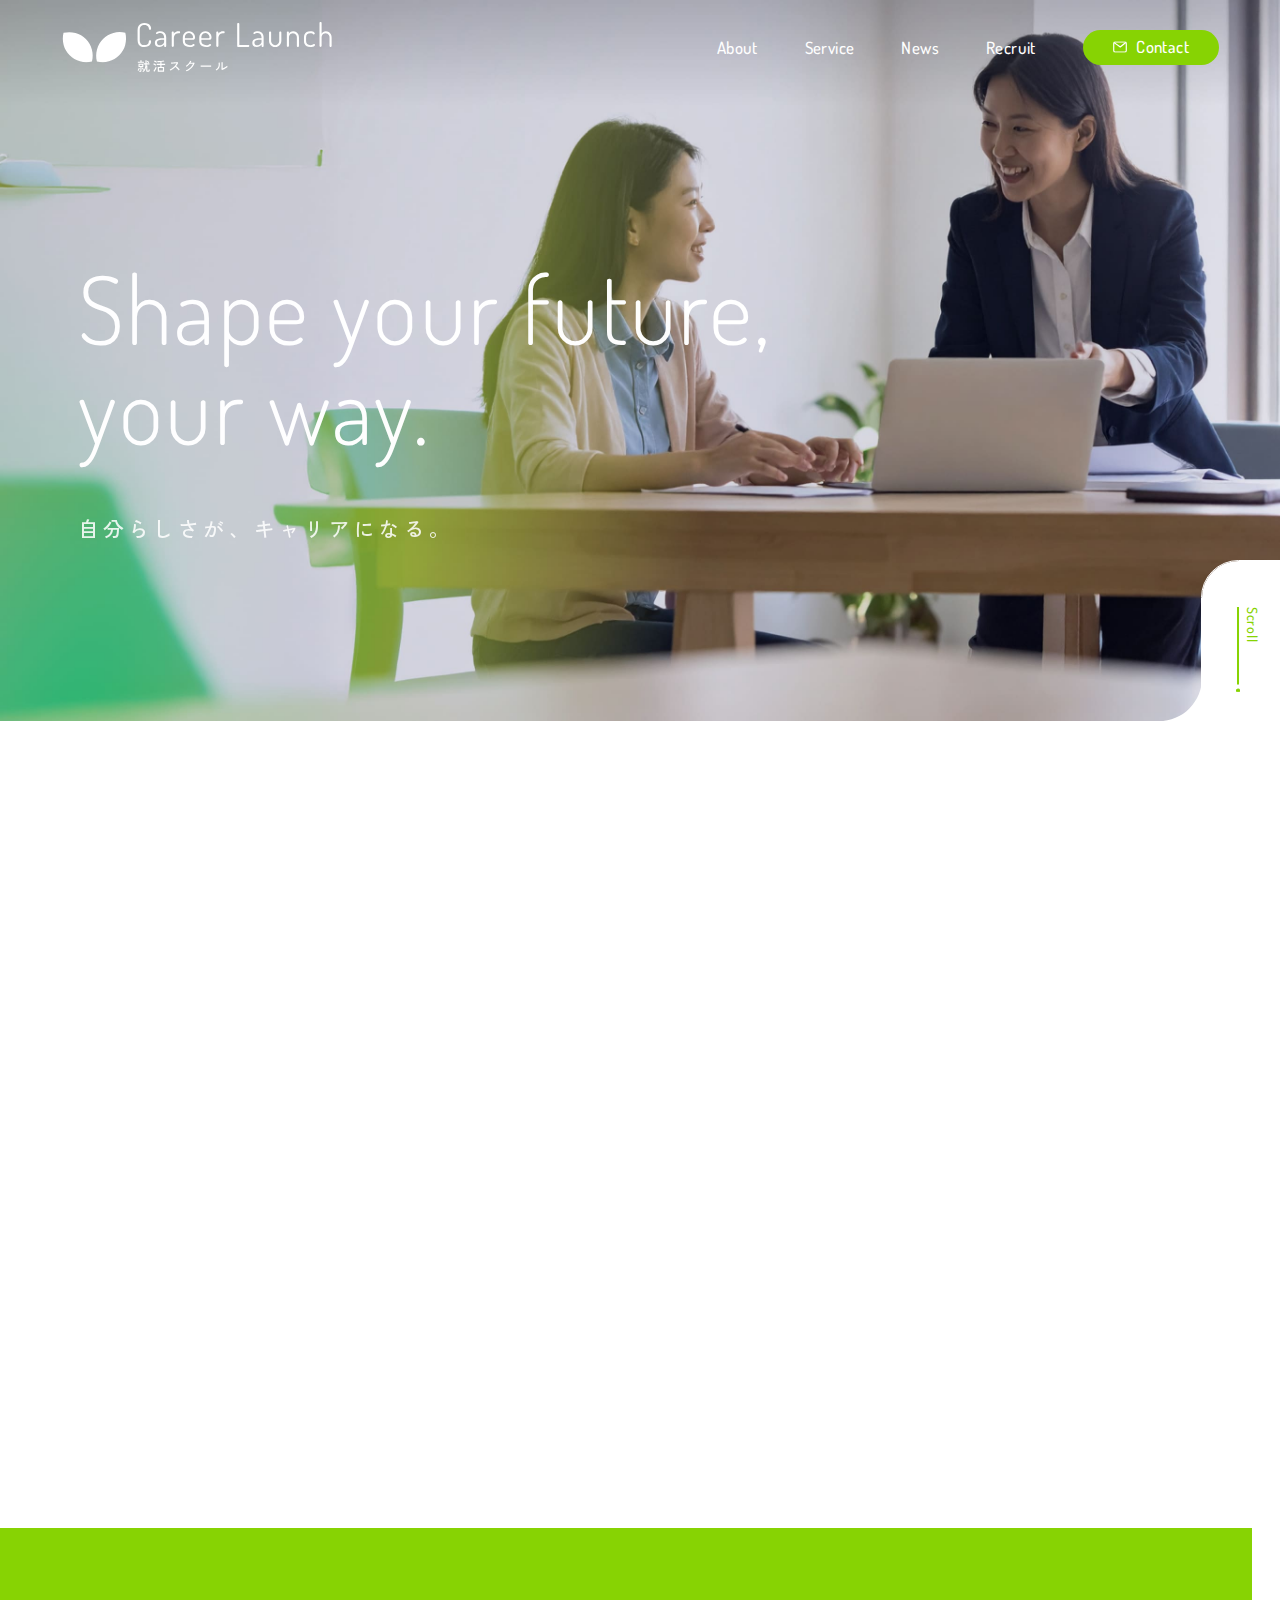
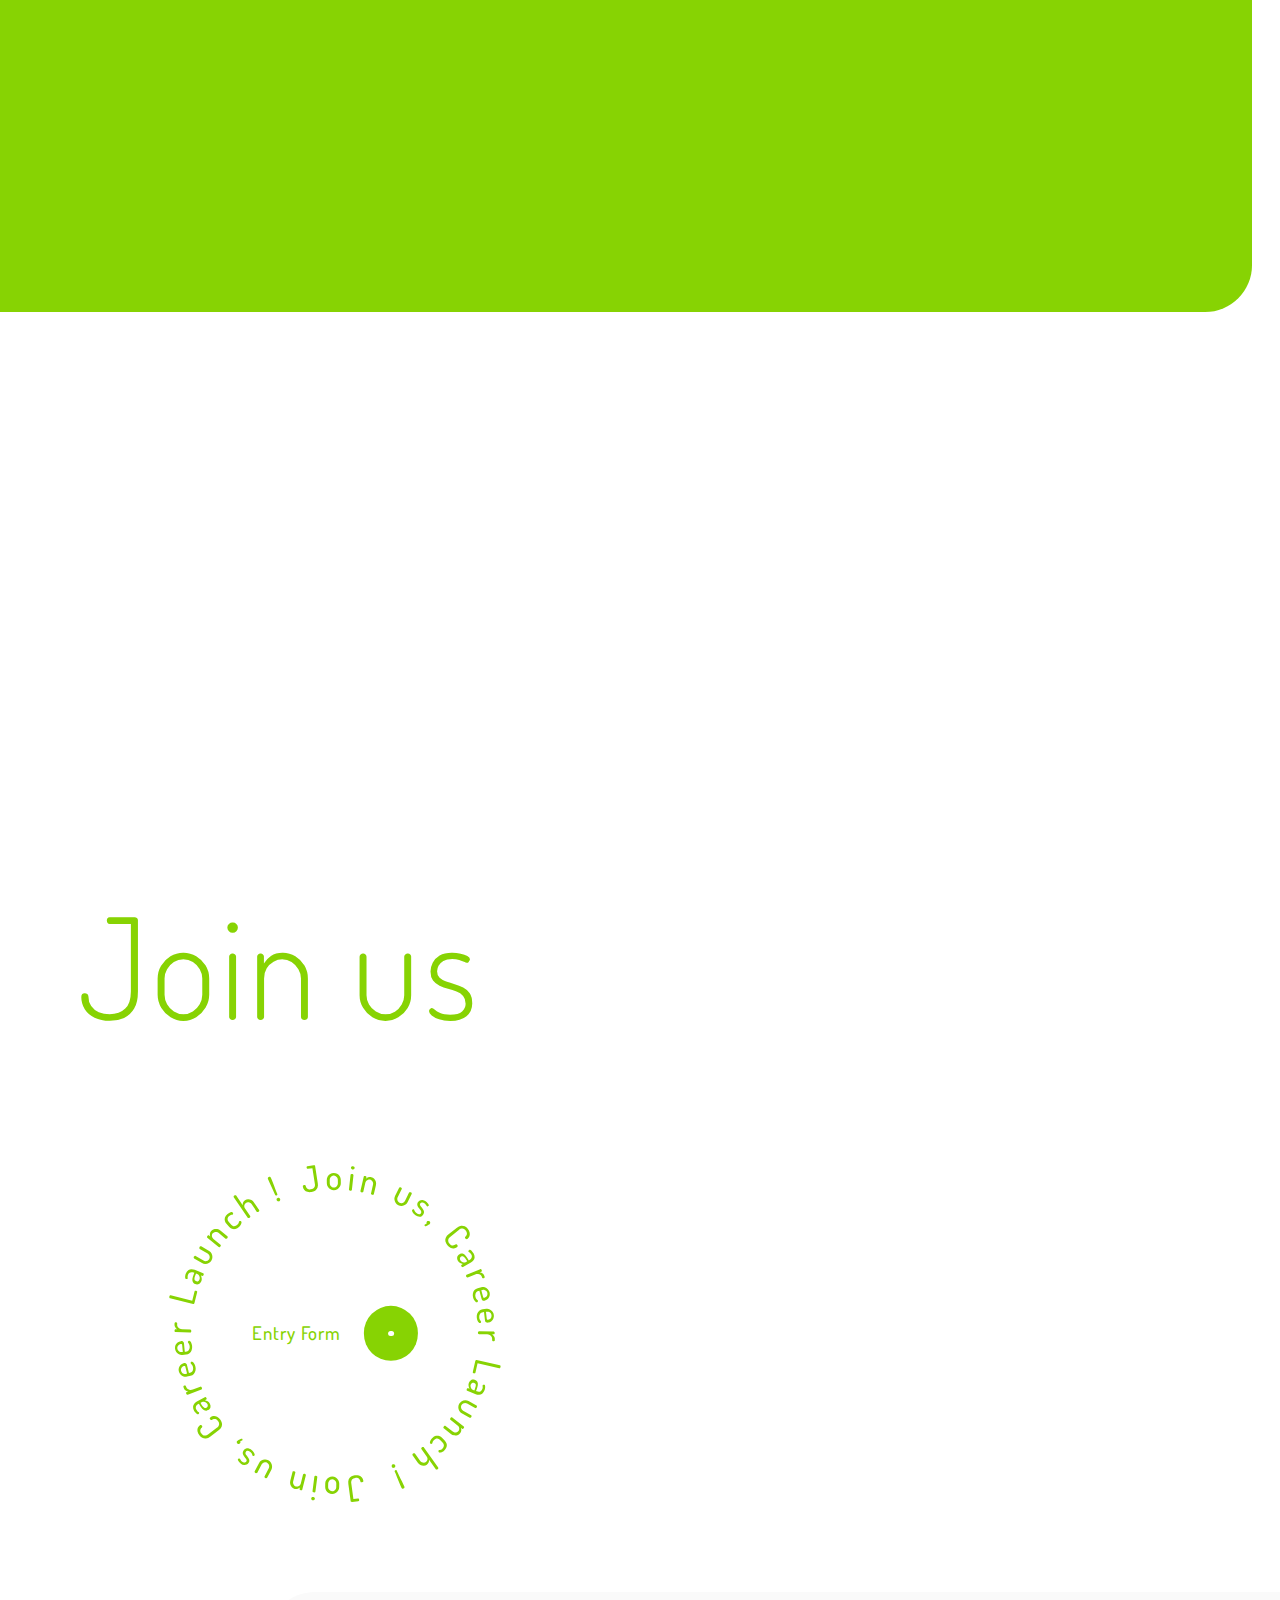
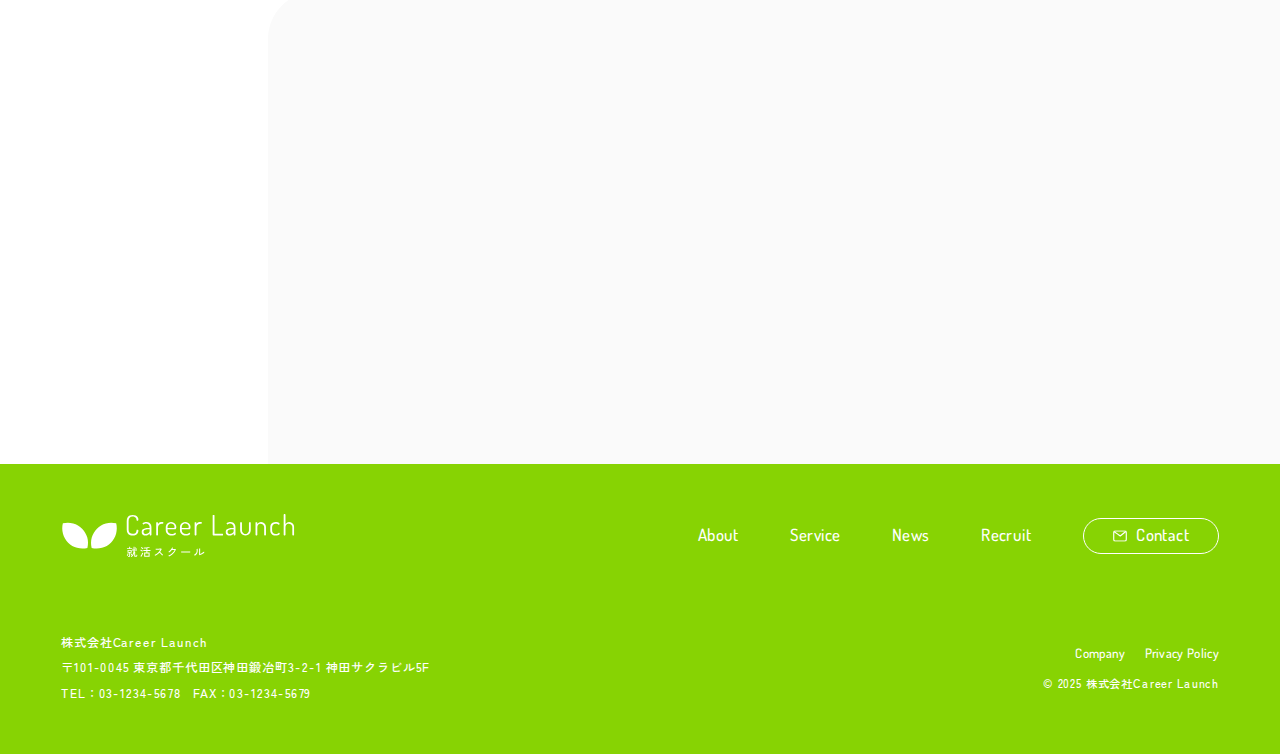
<file: index.html>
<!DOCTYPE html>
<html lang="ja">
  <head>
    <meta charset="utf-8" />
    <meta name="viewport" content="width=device-width,initial-scale=1" />
    <title>Career Launch - 就活スクール</title>
    <meta name="description" content="ページの説明" />
    <meta name="format-detection" content="telephone=no, email=no" />

    <!-- favicon/webclipicon -->
    <link rel="icon" href="img/favicon.ico" />
    <link rel="icon" href="img/favicon.svg" type="image/svg+xml" />
    <link rel="apple-touch-icon" href="img/webclip.png" />

    <!-- font -->
    <link rel="preconnect" href="https://fonts.googleapis.com" />
    <link rel="preconnect" href="https://fonts.gstatic.com" crossorigin />
    <link href="https://fonts.googleapis.com/css2?family=Dosis:wght@300;400;500&family=Zen+Kaku+Gothic+New:wght@500&display=swap" rel="stylesheet" />

    <!-- css -->
    <link rel="stylesheet" href="css/style.css" />

    <!-- js -->
    <script src="js/vendor/gsap.min.js" defer></script>
    <script src="js/vendor/ScrollTrigger.min.js" defer></script>
    <script type="module" src="js/main.js"></script>

    <!-- noindex -->
    <meta name="robots" content="noindex" />
  </head>

  <body>
    <header class="l-header js-header">
      <h1 class="l-header-logo">
        <a href="index.html">
          <img src="img/logo-white.svg" width="251" height="46" alt="Career Launch" decoding="sync" class="l-header-logo-image" />
        </a>
      </h1>

      <button class="l-header-menu-open js-header-menu-open"><span class="u-visually-hidden">メニューを開く</span></button>

      <dialog class="l-header-menu js-header-menu" aria-label="メニュー">
        <div class="l-header-menu-inner js-header-menu-background">
          <button class="l-header-menu-close js-header-menu-close"><span class="u-visually-hidden">メニューを閉じる</span></button>
          <nav class="l-header-nav" aria-label="グローバルナビゲーション">
            <ul class="l-header-list">
              <li class="l-header-item l-header-item--top">
                <a href="index.html" class="l-header-item-link">
                  <span class="l-header-item-en">Top</span>
                  <span class="l-header-item-jp">トップ</span>
                </a>
              </li>
              <li class="l-header-item">
                <a href="about.html" class="l-header-item-link">
                  <span class="l-header-item-en">About</span>
                  <span class="l-header-item-jp">私たちについて</span>
                </a>
              </li>
              <li class="l-header-item">
                <a href="service.html" class="l-header-item-link">
                  <span class="l-header-item-en">Service</span>
                  <span class="l-header-item-jp">サービス</span>
                </a>
              </li>
              <li class="l-header-item">
                <a href="news.html" class="l-header-item-link">
                  <span class="l-header-item-en">News</span>
                  <span class="l-header-item-jp">お知らせ</span>
                </a>
              </li>
              <li class="l-header-item">
                <a href="recruit.html" class="l-header-item-link">
                  <span class="l-header-item-en">Recruit</span>
                  <span class="l-header-item-jp">採用情報</span>
                </a>
              </li>
              <li class="l-header-item">
                <a href="contact.html" class="l-header-item-link l-header-item-link--contact">
                  <span class="l-header-item-en">Contact</span>
                  <span class="l-header-item-jp">お問い合わせ</span>
                </a>
              </li>
            </ul>
          </nav>
        </div>
      </dialog>
    </header>

    <main>
      <div class="top-kv">
        <div class="top-kv-text-wrap">
          <div class="l-container">
            <div class="top-kv-text-inner">
              <p class="top-kv-text js-top-kv-text">Shape your future,<span class="top-kv-text-unit">your way.</span></p>
              <p class="top-kv-text02 js-top-kv-text02">自分らしさが、キャリアになる。</p>
            </div>
          </div>
        </div>
        <div class="top-kv-scroll-wrapper">
          <div class="top-kv-scroll-curve" aria-hidden="true"></div>

          <button type="button" class="top-kv-scroll js-top-kv-scroll">
            <span class="top-kv-scroll-line"></span>
            <span class="top-kv-scroll-text">Scroll</span>
          </button>
        </div>
      </div>

      <section class="top-about u-mt js-top-about">
        <div class="top-about-inner">
          <div class="top-about-main l-container js-top-about-main">
            <div class="c-title c-title--small">
              <h2 class="c-title-en c-title-en--small">About</h2>
            </div>

            <p class="top-about-text">あなたの「らしさ」が、<span class="top-about-text-unit">未来をつくる。</span></p>
            <p class="top-about-text02" aria-hidden="true">Your uniqueness shapes your future.</p>

            <p class="top-about-text03">私たち就活スクールは、学生一人ひとりが自分らしく社会に踏み出せるよう、キャリア形成を全力で支援します。<br />時代が変わっても、自分を理解し、自分の言葉で語れる力は社会で通用します。<br />あなたの“納得のいく一歩”を、私たちと一緒に見つけませんか？</p>

            <div class="top-about-button">
              <a href="about.html" class="c-button">
                <span class="c-button-text">View more</span>
                <span class="c-button-icon" aria-hidden="true"></span>
              </a>
            </div>
          </div>

          <div class="top-about-image js-top-about-image">
            <picture>
              <source media="(max-width: 899px)" srcset="img/top/top-about-sp.jpg" />
              <img src="img/top/top-about.jpg" width="624" height="670" alt="リクルートスーツを着て前向きに歩く就活生の男性" decoding="async" />
            </picture>
          </div>
        </div>
      </section>

      <section class="top-service u-mt">
        <div class="top-service-inner l-container">
          <div class="top-service-header js-top-service-header">
            <div class="c-title">
              <span class="c-title-en c-title-en--white">Service</span>
              <h2 class="c-title-jp c-title-jp--white">サービス</h2>
            </div>
            <p class="top-service-text">就活の「不安」を「自信」に変える2つのプログラム。<br />自己理解から実践対策まで、一人ひとりに合わせて丁寧にサポートします。</p>
          </div>

          <ul class="top-service-list js-top-service-list">
            <li class="top-service-item">
              <a href="service.html#service" class="top-service-item-link">
                <picture class="top-service-item-image">
                  <source media="(max-width: 899px)" srcset="img/top/top-services-sp.jpg" />
                  <img src="img/top/top-services.jpg" width="337" height="385" alt="キャリアコンサルタントが学生に笑顔でヒアリングを行っている様子" decoding="async" />
                </picture>
                <div class="top-service-item-title">
                  <h3 class="top-service-item-title-jp">キャリア設計サポート</h3>
                  <span class="top-service-item-title-en" aria-hidden="true">Ministry of Education</span>
                </div>
                <p class="top-service-item-text">自己理解からはじまる“納得のいく選択”。<br />価値観・強み・志向性を明確にし、将来の軸をつくります。</p>
                <div class="c-button top-service-button">
                  <span class="c-button-text top-service-button-text">View more</span>
                  <span class="c-button-icon top-service-button-icon"></span>
                </div>
              </a>
            </li>

            <li class="top-service-item">
              <a href="service.html#service02" class="top-service-item-link">
                <picture class="top-service-item-image">
                  <source media="(max-width: 899px)" srcset="img/top/top-services02-sp.jpg" />
                  <img src="img/top/top-services02.jpg" width="337" height="385" alt="二人の男子学生が真剣な表情でエントリーシートの書き方や面接対策を学んでいる様子" decoding="async" />
                </picture>
                <div class="top-service-item-title">
                  <h3 class="top-service-item-title-jp">実践対策プログラム</h3>
                  <span class="top-service-item-title-en" aria-hidden="true">Job Preparation Bootcamp</span>
                </div>
                <p class="top-service-item-text">書ける・話せる・伝わる就活力を。<br />ES添削、模擬面接、GD演習など、実戦的なサポートを行います。</p>
                <div class="top-service-button c-button">
                  <span class="c-button-text top-service-button-text">View more</span>
                  <span class="c-button-icon top-service-button-icon"></span>
                </div>
              </a>
            </li>
          </ul>
        </div>
      </section>

      <section class="top-recruit u-mt js-top-recruit">
        <div class="top-recruit-visual js-top-recruit-visual">
          <picture class="top-recruit-image js-top-recruit-image">
            <source media="(max-width: 899px)" srcset="img/top/top-recruit-sp.jpg" />
            <img src="img/top/top-recruit.jpg" width="1366" height="350" alt="日差しが差し込む明るいオフィス" decoding="async" />
          </picture>
          <span class="top-recruit-background-text">Join us</span>
        </div>

        <div class="top-recruit-content l-container">
          <div class="top-recruit-entry c-entry js-entry">
            <a href="contact.html" class="c-entry-link">
              <div class="c-entry-circle js-entry-circle">
                <img src="img/recruit-button-text.svg" width="355" height="360" alt="Join us, Career Launch !" decoding="async" class="c-entry-circle-img" />
              </div>

              <div class="c-button c-entry-button">
                <span class="c-button-text">Entry Form</span>
                <span class="c-button-icon"></span>
              </div>
            </a>
          </div>

          <div class="top-recruit-info js-top-recruit-info">
            <div class="c-title c-title--small">
              <h2 class="c-title-en c-title-en--small">Recruit</h2>
            </div>

            <p class="top-recruit-text">誰かの未来を、<span class="top-recruit-text-unit">支える仕事。</span></p>
            <p class="top-recruit-text02">就職活動は、人生の転機。<br /><span class="top-recruit-text02-unit">その一歩を支える私たちの仕事には、誇りがあります。</span>受講生一人ひとりと真剣に向き合い、可能性を引き出す、<span class="top-recruit-text02-unit">そんな役割に、あなたも参加しませんか？</span></p>
            <p class="top-recruit-text03" aria-hidden="true">Join us in guiding students to their next chapter.<br />Your support could change someone’s future.</p>
          </div>
        </div>
      </section>

      <section class="top-news u-mt">
        <div class="l-container">
          <div class="top-news-inner js-top-news-inner">
            <div class="c-title js-top-news-title">
              <span class="c-title-en">News</span>
              <h2 class="c-title-jp">お知らせ</h2>
            </div>
            <a href="news.html" class="c-button top-news-button js-top-news-button">
              <span class="c-button-text">View more</span>
              <span class="c-button-icon"></span>
            </a>
            <div class="top-news-list js-top-news-list">
              <article class="c-news-post">
                <a href="news.html" class="c-news-post-link">
                  <time class="c-news-post-date" datetime="2025-06-10">2025.06.10</time>
                  <h3 class="c-news-post-title">8月の夏期集中コース申込受付開始</h3>
                </a>
              </article>
              <article class="c-news-post">
                <a href="news.html" class="c-news-post-link">
                  <time class="c-news-post-date" datetime="2025-06-10">2025.06.10</time>
                  <h3 class="c-news-post-title">夜間模擬面接会（6月開催）参加者募集中</h3>
                </a>
              </article>
              <article class="c-news-post">
                <a href="news.html" class="c-news-post-link">
                  <time class="c-news-post-date" datetime="2025-06-10">2025.06.10</time>
                  <h3 class="c-news-post-title">新オフィス（東京・神田）オープン</h3>
                </a>
              </article>
              <article class="c-news-post">
                <a href="news.html" class="c-news-post-link">
                  <time class="c-news-post-date" datetime="2025-06-10">2025.06.10</time>
                  <h3 class="c-news-post-title">大学連携キャリアセミナーの実施決定</h3>
                </a>
              </article>
            </div>
          </div>
        </div>
      </section>
    </main>

    <footer class="l-footer">
      <div class="l-footer-logo">
        <a href="index.html">
          <img src="img/logo-white.svg" width="250" height="46" alt="Career Launch" decoding="async" />
        </a>
      </div>

      <div class="l-footer-info">
        <p class="l-footer-company">株式会社Career Launch</p>
        <p class="l-footer-address">〒101-0045 <span class="l-footer-text-unit">東京都千代田区神田鍛冶町3-2-1</span> 神田サクラビル5F</p>
        <p class="l-footer-contact">
          <span class="l-footer-tel">TEL：03-1234-5678</span>
          <span class="l-footer-fax">FAX：03-1234-5679</span>
        </p>
      </div>

      <ul class="l-footer-list">
        <li class="l-footer-item"><a href="about.html" class="l-footer-item-link">About</a></li>
        <li class="l-footer-item"><a href="service.html" class="l-footer-item-link">Service</a></li>
        <li class="l-footer-item"><a href="news.html" class="l-footer-item-link">News</a></li>
        <li class="l-footer-item"><a href="recruit.html" class="l-footer-item-link">Recruit</a></li>
        <li class="l-footer-item"><a href="contact.html" class="l-footer-item-link--contact">Contact</a></li>
      </ul>

      <div class="l-footer-legal">
        <ul class="l-footer-list02">
          <li class="l-footer-item02"><a href="#" class="l-footer-item02-link">Company</a></li>
          <li class="l-footer-item02"><a href="#" class="l-footer-item02-link">Privacy Policy</a></li>
        </ul>

        <small class="l-footer-copyright">© 2025 株式会社Career Launch</small>
      </div>
    </footer>
  </body>
</html>
</file>
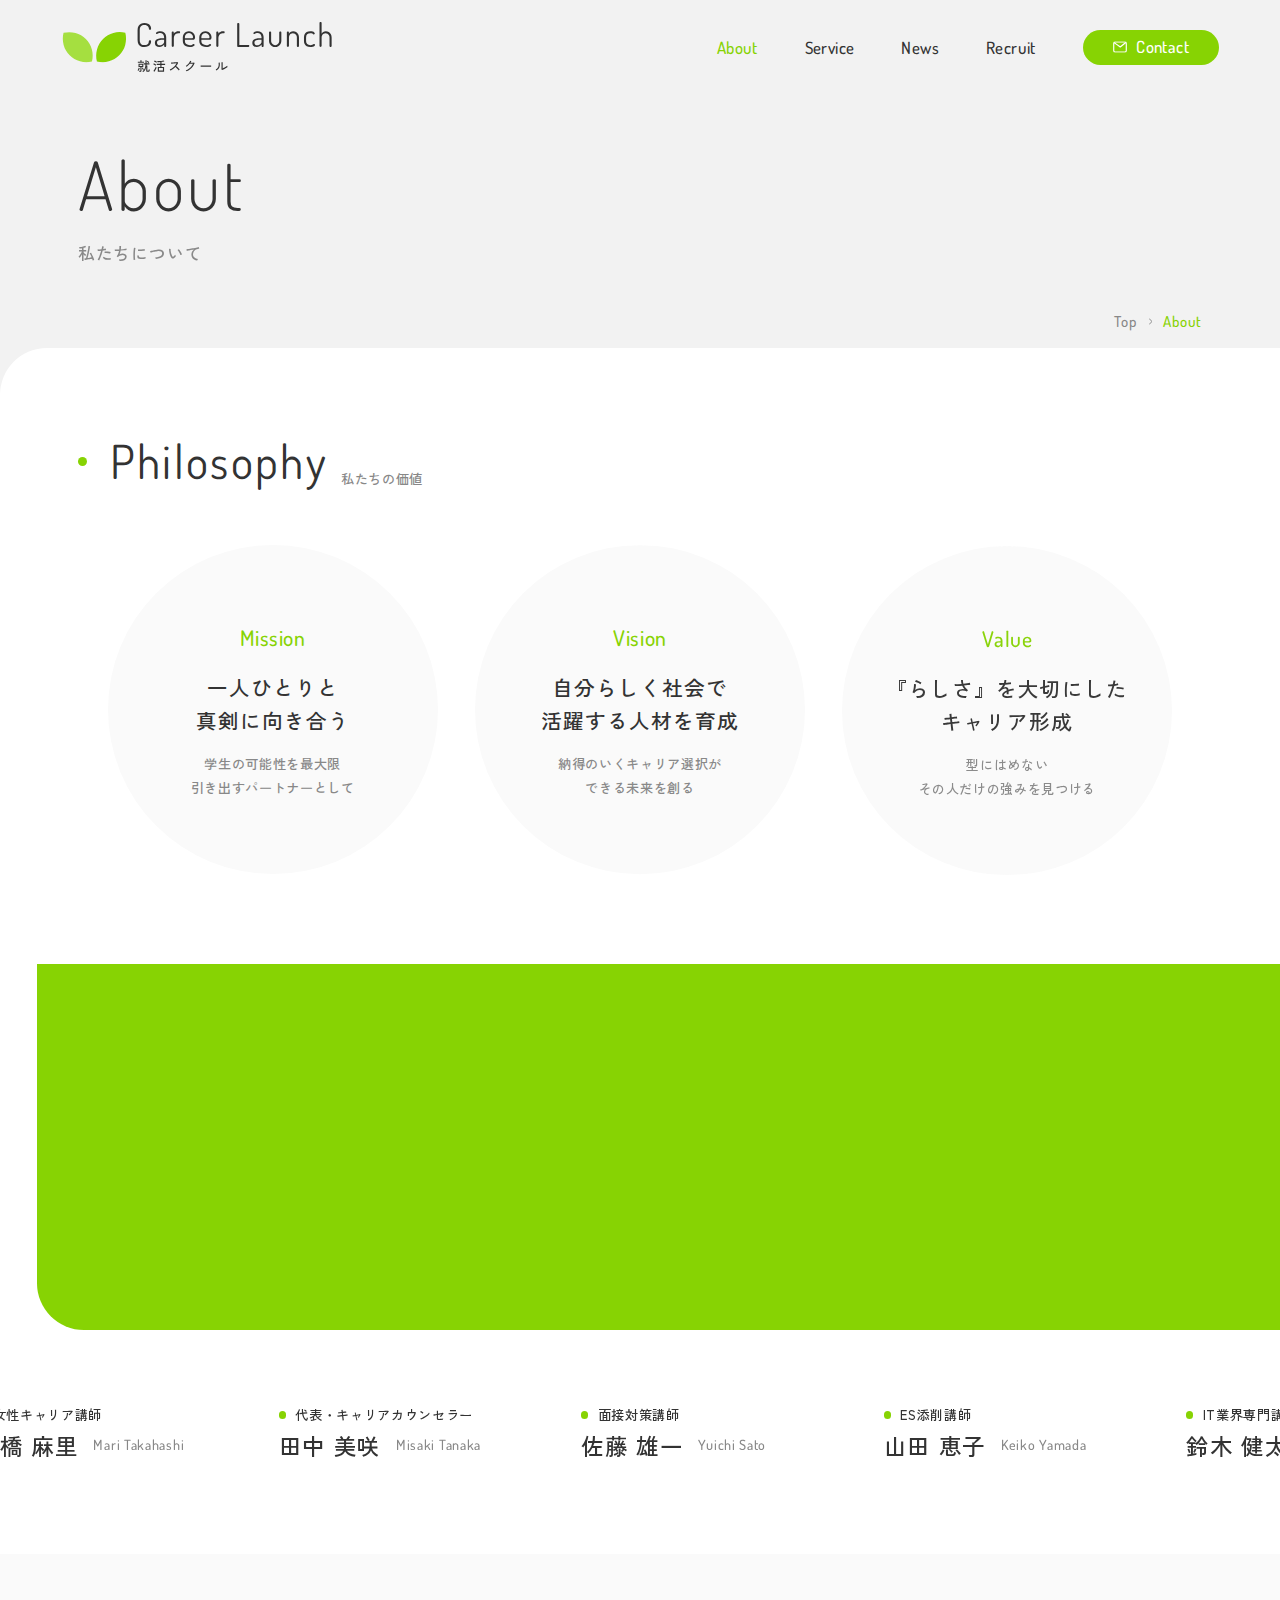
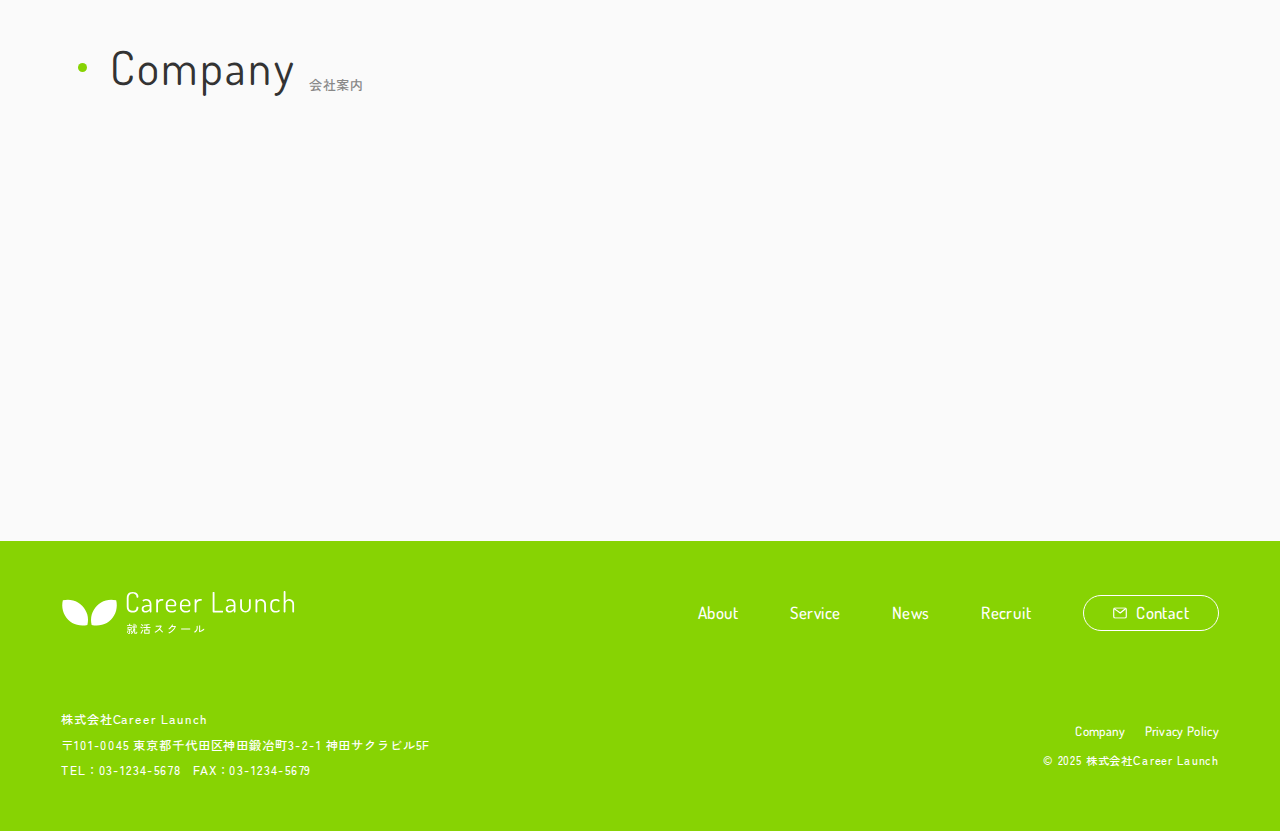
<file: about.html>
<!DOCTYPE html>
<html lang="ja">
  <head>
    <meta charset="utf-8" />
    <meta name="viewport" content="width=device-width,initial-scale=1" />
    <title>About | Career Launch - 就活スクール</title>
    <meta name="description" content="ページの説明" />
    <meta name="format-detection" content="telephone=no, email=no" />

    <!-- favicon/webclipicon -->
    <link rel="icon" href="img/favicon.ico" />
    <link rel="icon" href="img/favicon.svg" type="image/svg+xml" />
    <link rel="apple-touch-icon" href="img/webclip.png" />

    <!-- font -->
    <link rel="preconnect" href="https://fonts.googleapis.com" />
    <link rel="preconnect" href="https://fonts.gstatic.com" crossorigin />
    <link href="https://fonts.googleapis.com/css2?family=Dosis:wght@300;400;500&family=Zen+Kaku+Gothic+New:wght@500&display=swap" rel="stylesheet" />

    <!-- css -->
    <link rel="stylesheet" href="css/vendor/splide.min.css" />
    <link rel="stylesheet" href="css/style.css" />

    <!-- js -->
    <script src="js/vendor/splide.min.js" defer></script>
    <script src="js/vendor/splide-extension-auto-scroll.min.js" defer></script>
    <script src="js/vendor/gsap.min.js" defer></script>
    <script src="js/vendor/ScrollTrigger.min.js" defer></script>
    <script type="module" src="js/main.js"></script>

    <!-- noindex -->
    <meta name="robots" content="noindex" />
  </head>
  <body>
    <header class="l-header js-header">
      <div class="l-header-logo">
        <a href="index.html">
          <img src="img/logo.svg" width="251" height="46" alt="Career Launch" decoding="sync" class="l-header-logo-image" />
        </a>
      </div>

      <button class="l-header-menu-open js-header-menu-open"><span class="u-visually-hidden">メニューを開く</span></button>

      <dialog class="l-header-menu js-header-menu" aria-label="メニュー">
        <div class="l-header-menu-inner js-header-menu-background">
          <button class="l-header-menu-close js-header-menu-close"><span class="u-visually-hidden">メニューを閉じる</span></button>
          <nav class="l-header-nav" aria-label="グローバルナビゲーション">
            <ul class="l-header-list l-header-list--page">
              <li class="l-header-item l-header-item--top">
                <a href="index.html" class="l-header-item-link">
                  <span class="l-header-item-en">Top</span>
                  <span class="l-header-item-jp">トップ</span>
                </a>
              </li>
              <li class="l-header-item">
                <a href="about.html" class="l-header-item-link l-header-item-link--current">
                  <span class="l-header-item-en">About</span>
                  <span class="l-header-item-jp">私たちについて</span>
                </a>
              </li>
              <li class="l-header-item">
                <a href="service.html" class="l-header-item-link">
                  <span class="l-header-item-en">Service</span>
                  <span class="l-header-item-jp">サービス</span>
                </a>
              </li>
              <li class="l-header-item">
                <a href="news.html" class="l-header-item-link">
                  <span class="l-header-item-en">News</span>
                  <span class="l-header-item-jp">お知らせ</span>
                </a>
              </li>
              <li class="l-header-item">
                <a href="recruit.html" class="l-header-item-link">
                  <span class="l-header-item-en">Recruit</span>
                  <span class="l-header-item-jp">採用情報</span>
                </a>
              </li>
              <li class="l-header-item">
                <a href="contact.html" class="l-header-item-link l-header-item-link--contact">
                  <span class="l-header-item-en">Contact</span>
                  <span class="l-header-item-jp">お問い合わせ</span>
                </a>
              </li>
            </ul>
          </nav>
        </div>
      </dialog>
    </header>

    <main>
      <div class="c-page-kv">
        <div class="l-container">
          <div class="c-page-title">
            <span class="c-page-kv-en js-page-kv-en">About</span>
            <h1 class="c-page-kv-title js-page-kv-title">私たちについて</h1>
          </div>
          <nav class="c-breadcrumb" aria-label="パンくずリスト">
            <ol class="c-breadcrumb-list">
              <li class="c-breadcrumb-item"><a href="../index.html" class="c-breadcrumb-item-link">Top</a></li>
              <li class="c-breadcrumb-item c-breadcrumb-item--current">About</li>
            </ol>
          </nav>
        </div>
        <div class="c-page-kv-outer" aria-hidden="true"></div>
      </div>

      <section class="about-philosophy l-container">
        <div class="c-title">
          <span class="c-title-en">Philosophy</span>
          <h2 class="c-title-jp">私たちの価値</h2>
        </div>
        <ul class="about-philosophy-list">
          <li class="about-philosophy-item js-about-philosophy-item">
            <p class="about-philosophy-label">Mission</p>
            <h3 class="about-philosophy-title">一人ひとりと<span class="about-philosophy-text-unit">真剣に向き合う</span></h3>
            <p class="about-philosophy-text">学生の可能性を最大限<span class="about-philosophy-text-unit">引き出すパートナーとして</span></p>
          </li>
          <li class="about-philosophy-item js-about-philosophy-item">
            <p class="about-philosophy-label">Vision</p>
            <h3 class="about-philosophy-title">自分らしく社会で<span class="about-philosophy-text-unit">活躍する人材を育成</span></h3>
            <p class="about-philosophy-text">納得のいくキャリア選択が<span class="about-philosophy-text-unit">できる未来を創る</span></p>
          </li>
          <li class="about-philosophy-item js-about-philosophy-item">
            <p class="about-philosophy-label">Value</p>
            <h3 class="about-philosophy-title">『らしさ』を大切にした<span class="about-philosophy-text-unit">キャリア形成</span></h3>
            <p class="about-philosophy-text">型にはめない<span class="about-philosophy-text-unit">その人だけの強みを見つける</span></p>
          </li>
        </ul>
      </section>

      <section class="about-staff js-about-staff u-mt">
        <div class="about-staff-header js-about-staff-header">
          <div class="c-title">
            <span class="c-title-en c-title-en--white">Staff</span>
            <h2 class="c-title-jp c-title-jp--white">スタッフ紹介</h2>
          </div>
          <p class="about-staff-text">一人ひとりの個性を大切にしながら、あなたの可能性を最大限に引き出します。</p>
        </div>

        <div class="about-staff-splide js-about-staff-splide splide">
          <div class="splide__track">
            <ul class="about-staff-list splide__list">
              <li class="about-staff-item splide__slide">
                <div class="about-staff-item-image-wrapper">
                  <img src="img/about/staffs.jpg" width="900" height="900" alt="高橋 麻里" decoding="async" class="about-staff-item-image" />
                </div>
                <div class="about-staff-item-content">
                  <p class="about-staff-item-post">女性キャリア講師</p>
                  <div class="about-staff-item-name-group">
                    <h3 class="about-staff-item-name">高橋 麻里</h3>
                    <span class="about-staff-item-en">Mari Takahashi</span>
                  </div>
                </div>
              </li>
              <li class="about-staff-item splide__slide">
                <div class="about-staff-item-image-wrapper">
                  <img src="img/about/staffs02.jpg" width="900" height="900" alt="田中 美咲" decoding="async" class="about-staff-item-image" />
                </div>
                <div class="about-staff-item-content">
                  <p class="about-staff-item-post">代表・キャリアカウンセラー</p>
                  <div class="about-staff-item-name-group">
                    <h3 class="about-staff-item-name">田中 美咲</h3>
                    <span class="about-staff-item-en">Misaki Tanaka</span>
                  </div>
                </div>
              </li>
              <li class="about-staff-item splide__slide">
                <div class="about-staff-item-image-wrapper">
                  <img src="img/about/staffs03.jpg" width="900" height="900" alt="佐藤 雄一" decoding="async" class="about-staff-item-image" />
                </div>
                <div class="about-staff-item-content">
                  <p class="about-staff-item-post">面接対策講師</p>
                  <div class="about-staff-item-name-group">
                    <h3 class="about-staff-item-name">佐藤 雄一</h3>
                    <span class="about-staff-item-en">Yuichi Sato</span>
                  </div>
                </div>
              </li>
              <li class="about-staff-item splide__slide">
                <div class="about-staff-item-image-wrapper">
                  <img src="img/about/staffs04.jpg" width="900" height="900" alt="山田 恵子" decoding="async" class="about-staff-item-image" />
                </div>
                <div class="about-staff-item-content">
                  <p class="about-staff-item-post">ES添削講師</p>
                  <div class="about-staff-item-name-group">
                    <h3 class="about-staff-item-name">山田 恵子</h3>
                    <span class="about-staff-item-en">Keiko Yamada</span>
                  </div>
                </div>
              </li>
              <li class="about-staff-item splide__slide">
                <div class="about-staff-item-image-wrapper">
                  <img src="img/about/staffs05.jpg" width="900" height="900" alt="鈴木 健太" decoding="async" class="about-staff-item-image" />
                </div>
                <div class="about-staff-item-content">
                  <p class="about-staff-item-post">IT業界専門講師</p>
                  <div class="about-staff-item-name-group">
                    <h3 class="about-staff-item-name">鈴木 健太</h3>
                    <span class="about-staff-item-en">Keita Suzuki</span>
                  </div>
                </div>
              </li>
            </ul>
          </div>
        </div>
      </section>

      <section class="about-company js-about-company u-mt">
        <div class="about-company-wrapper l-container">
          <div class="c-title about-company-title">
            <span class="c-title-en">Company</span>
            <h2 class="c-title-jp">会社案内</h2>
          </div>

          <div class="about-company-img js-about-company-img">
            <img src="img/about/office.jpg" width="549" height="366" alt="株式会社Career Launch 内観" decoding="async" />
          </div>

          <div class="about-company-table js-about-company-table">
            <table>
              <tbody>
                <tr class="about-company-table-row">
                  <th class="about-company-table-header">会社名</th>
                  <td class="about-company-table-data">株式会社Career Launch</td>
                </tr>
                <tr class="about-company-table-row">
                  <th class="about-company-table-header">住所</th>
                  <td class="about-company-table-data">〒101-0045<br />東京都千代田区神田鍛冶町3-2-1 神田サクラビル5F</td>
                </tr>
                <tr class="about-company-table-row">
                  <th class="about-company-table-header">代表者</th>
                  <td class="about-company-table-data">田中美咲</td>
                </tr>
                <tr class="about-company-table-row">
                  <th class="about-company-table-header">電話番号</th>
                  <td class="about-company-table-data"><a href="tel:0312345678" class="about-company-table-link">03-1234-5678</a></td>
                </tr>
              </tbody>
            </table>
          </div>
        </div>
      </section>
    </main>

    <footer class="l-footer">
      <div class="l-footer-logo">
        <a href="index.html">
          <img src="img/logo-white.svg" width="250" height="46" alt="Career Launch" decoding="async" />
        </a>
      </div>

      <div class="l-footer-info">
        <p class="l-footer-company">株式会社Career Launch</p>
        <p class="l-footer-address">〒101-0045 <span class="l-footer-text-unit">東京都千代田区神田鍛冶町3-2-1</span> 神田サクラビル5F</p>
        <p class="l-footer-contact">
          <span class="l-footer-tel">TEL：03-1234-5678</span>
          <span class="l-footer-fax">FAX：03-1234-5679</span>
        </p>
      </div>

      <ul class="l-footer-list">
        <li class="l-footer-item"><a href="about.html" class="l-footer-item-link">About</a></li>
        <li class="l-footer-item"><a href="service.html" class="l-footer-item-link">Service</a></li>
        <li class="l-footer-item"><a href="news.html" class="l-footer-item-link">News</a></li>
        <li class="l-footer-item"><a href="recruit.html" class="l-footer-item-link">Recruit</a></li>
        <li class="l-footer-item"><a href="contact.html" class="l-footer-item-link--contact">Contact</a></li>
      </ul>

      <div class="l-footer-legal">
        <ul class="l-footer-list02">
          <li class="l-footer-item02"><a href="#" class="l-footer-item02-link">Company</a></li>
          <li class="l-footer-item02"><a href="#" class="l-footer-item02-link">Privacy Policy</a></li>
        </ul>

        <small class="l-footer-copyright">© 2025 株式会社Career Launch</small>
      </div>
    </footer>
  </body>
</html>
</file>
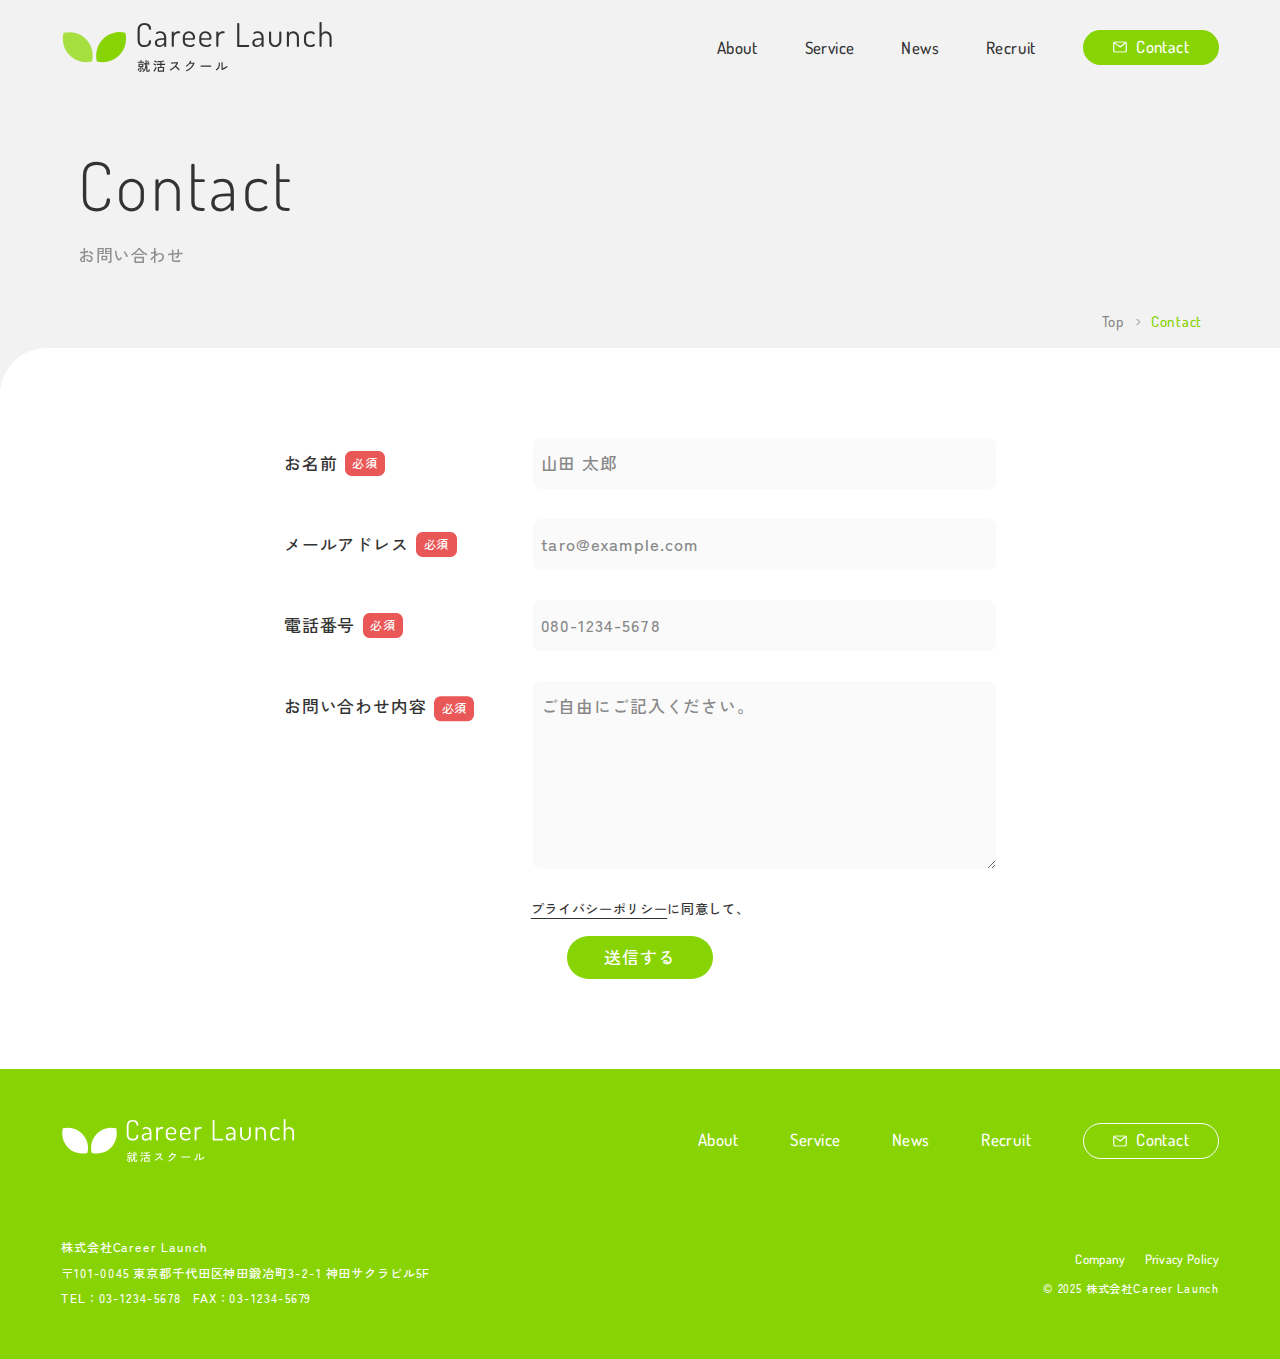
<file: contact.html>
<!DOCTYPE html>
<html lang="ja">
  <head>
    <meta charset="utf-8" />
    <meta name="viewport" content="width=device-width,initial-scale=1" />
    <title>Contact | Career Launch - 就活スクール</title>
    <meta name="description" content="ページの説明" />
    <meta name="format-detection" content="telephone=no, email=no" />

    <!-- favicon/webclipicon -->
    <link rel="icon" href="img/favicon.ico" />
    <link rel="icon" href="img/favicon.svg" type="image/svg+xml" />
    <link rel="apple-touch-icon" href="img/webclip.png" />

    <!-- font -->
    <link rel="preconnect" href="https://fonts.googleapis.com" />
    <link rel="preconnect" href="https://fonts.gstatic.com" crossorigin />
    <link href="https://fonts.googleapis.com/css2?family=Dosis:wght@300;400;500&family=Zen+Kaku+Gothic+New:wght@500&display=swap" rel="stylesheet" />

    <!-- css -->
    <link rel="stylesheet" href="css/style.css" />

    <!-- js -->
    <script src="js/vendor/gsap.min.js" defer></script>
    <script src="js/vendor/ScrollTrigger.min.js" defer></script>
    <script type="module" src="js/main.js"></script>

    <!-- noindex -->
    <meta name="robots" content="noindex" />
  </head>
  <body>
    <header class="l-header js-header">
      <div class="l-header-logo">
        <a href="index.html">
          <img src="img/logo.svg" width="251" height="46" alt="Career Launch" decoding="sync" class="l-header-logo-image" />
        </a>
      </div>

      <button class="l-header-menu-open js-header-menu-open"><span class="u-visually-hidden">メニューを開く</span></button>

      <dialog class="l-header-menu js-header-menu" aria-label="メニュー">
        <div class="l-header-menu-inner js-header-menu-background">
          <button class="l-header-menu-close js-header-menu-close"><span class="u-visually-hidden">メニューを閉じる</span></button>
          <nav class="l-header-nav" aria-label="グローバルナビゲーション">
            <ul class="l-header-list l-header-list--page">
              <li class="l-header-item l-header-item--top">
                <a href="index.html" class="l-header-item-link">
                  <span class="l-header-item-en">Top</span>
                  <span class="l-header-item-jp">トップ</span>
                </a>
              </li>
              <li class="l-header-item">
                <a href="about.html" class="l-header-item-link">
                  <span class="l-header-item-en">About</span>
                  <span class="l-header-item-jp">私たちについて</span>
                </a>
              </li>
              <li class="l-header-item">
                <a href="service.html" class="l-header-item-link">
                  <span class="l-header-item-en">Service</span>
                  <span class="l-header-item-jp">サービス</span>
                </a>
              </li>
              <li class="l-header-item">
                <a href="news.html" class="l-header-item-link">
                  <span class="l-header-item-en">News</span>
                  <span class="l-header-item-jp">お知らせ</span>
                </a>
              </li>
              <li class="l-header-item">
                <a href="recruit.html" class="l-header-item-link">
                  <span class="l-header-item-en">Recruit</span>
                  <span class="l-header-item-jp">採用情報</span>
                </a>
              </li>
              <li class="l-header-item">
                <a href="contact.html" class="l-header-item-link l-header-item-link--contact">
                  <span class="l-header-item-en">Contact</span>
                  <span class="l-header-item-jp">お問い合わせ</span>
                </a>
              </li>
            </ul>
          </nav>
        </div>
      </dialog>
    </header>

    <main>
      <div class="c-page-kv">
        <div class="l-container">
          <div class="c-page-title">
            <span class="c-page-kv-en js-page-kv-en">Contact</span>
            <h1 class="c-page-kv-title js-page-kv-title">お問い合わせ</h1>
          </div>
          <nav class="c-breadcrumb" aria-label="パンくずリスト">
            <ol class="c-breadcrumb-list">
              <li class="c-breadcrumb-item"><a href="../index.html" class="c-breadcrumb-item-link">Top</a></li>
              <li class="c-breadcrumb-item c-breadcrumb-item--current">Contact</li>
            </ol>
          </nav>
        </div>
        <div class="c-page-kv-outer" aria-hidden="true"></div>
      </div>

      <div class="contact-wrapper l-container-s">
        <form class="contact-form js-contact-form">
          <div class="contact-item js-contact-item">
            <label for="name" class="contact-label">お名前<span class="c-form-required">必須</span></label>
            <input id="name" type="text" class="c-form-text" placeholder="山田 太郎" required />
          </div>

          <div class="contact-item js-contact-item">
            <label for="email" class="contact-label">メールアドレス<span class="c-form-required">必須</span></label>
            <input id="email" type="email" class="c-form-text" placeholder="taro@example.com" required />
          </div>

          <div class="contact-item js-contact-item">
            <label for="tel" class="contact-label">電話番号<span class="c-form-required">必須</span></label>
            <input id="tel" type="tel" class="c-form-text" placeholder="080-1234-5678" autocomplete="tel" inputmode="tel" required />
          </div>

          <div class="contact-item contact-item--contact js-contact-item">
            <label for="contact-content" class="contact-label contact-label--contact">お問い合わせ内容<span class="c-form-required">必須</span></label>
            <textarea id="contact-content" class="c-form-text c-form-text--textarea contact-textarea" placeholder="ご自由にご記入ください。" required></textarea>
          </div>

          <div class="contact-submit-area js-contact-submit-area">
            <p class="contact-text"><a href="#" class="contact-text-link">プライバシーポリシー</a>に同意して、</p>
            <button type="submit" class="c-button-submit">送信する</button>
          </div>
        </form>
      </div>
    </main>

    <footer class="l-footer">
      <div class="l-footer-logo">
        <a href="index.html">
          <img src="img/logo-white.svg" width="250" height="46" alt="Career Launch" decoding="async" />
        </a>
      </div>

      <div class="l-footer-info">
        <p class="l-footer-company">株式会社Career Launch</p>
        <p class="l-footer-address">〒101-0045 <span class="l-footer-text-unit">東京都千代田区神田鍛冶町3-2-1</span> 神田サクラビル5F</p>
        <p class="l-footer-contact">
          <span class="l-footer-tel">TEL：03-1234-5678</span>
          <span class="l-footer-fax">FAX：03-1234-5679</span>
        </p>
      </div>

      <ul class="l-footer-list">
        <li class="l-footer-item"><a href="about.html" class="l-footer-item-link">About</a></li>
        <li class="l-footer-item"><a href="service.html" class="l-footer-item-link">Service</a></li>
        <li class="l-footer-item"><a href="news.html" class="l-footer-item-link">News</a></li>
        <li class="l-footer-item"><a href="recruit.html" class="l-footer-item-link">Recruit</a></li>
        <li class="l-footer-item"><a href="contact.html" class="l-footer-item-link--contact">Contact</a></li>
      </ul>

      <div class="l-footer-legal">
        <ul class="l-footer-list02">
          <li class="l-footer-item02"><a href="#" class="l-footer-item02-link">Company</a></li>
          <li class="l-footer-item02"><a href="#" class="l-footer-item02-link">Privacy Policy</a></li>
        </ul>

        <small class="l-footer-copyright">© 2025 株式会社Career Launch</small>
      </div>
    </footer>
  </body>
</html>
</file>
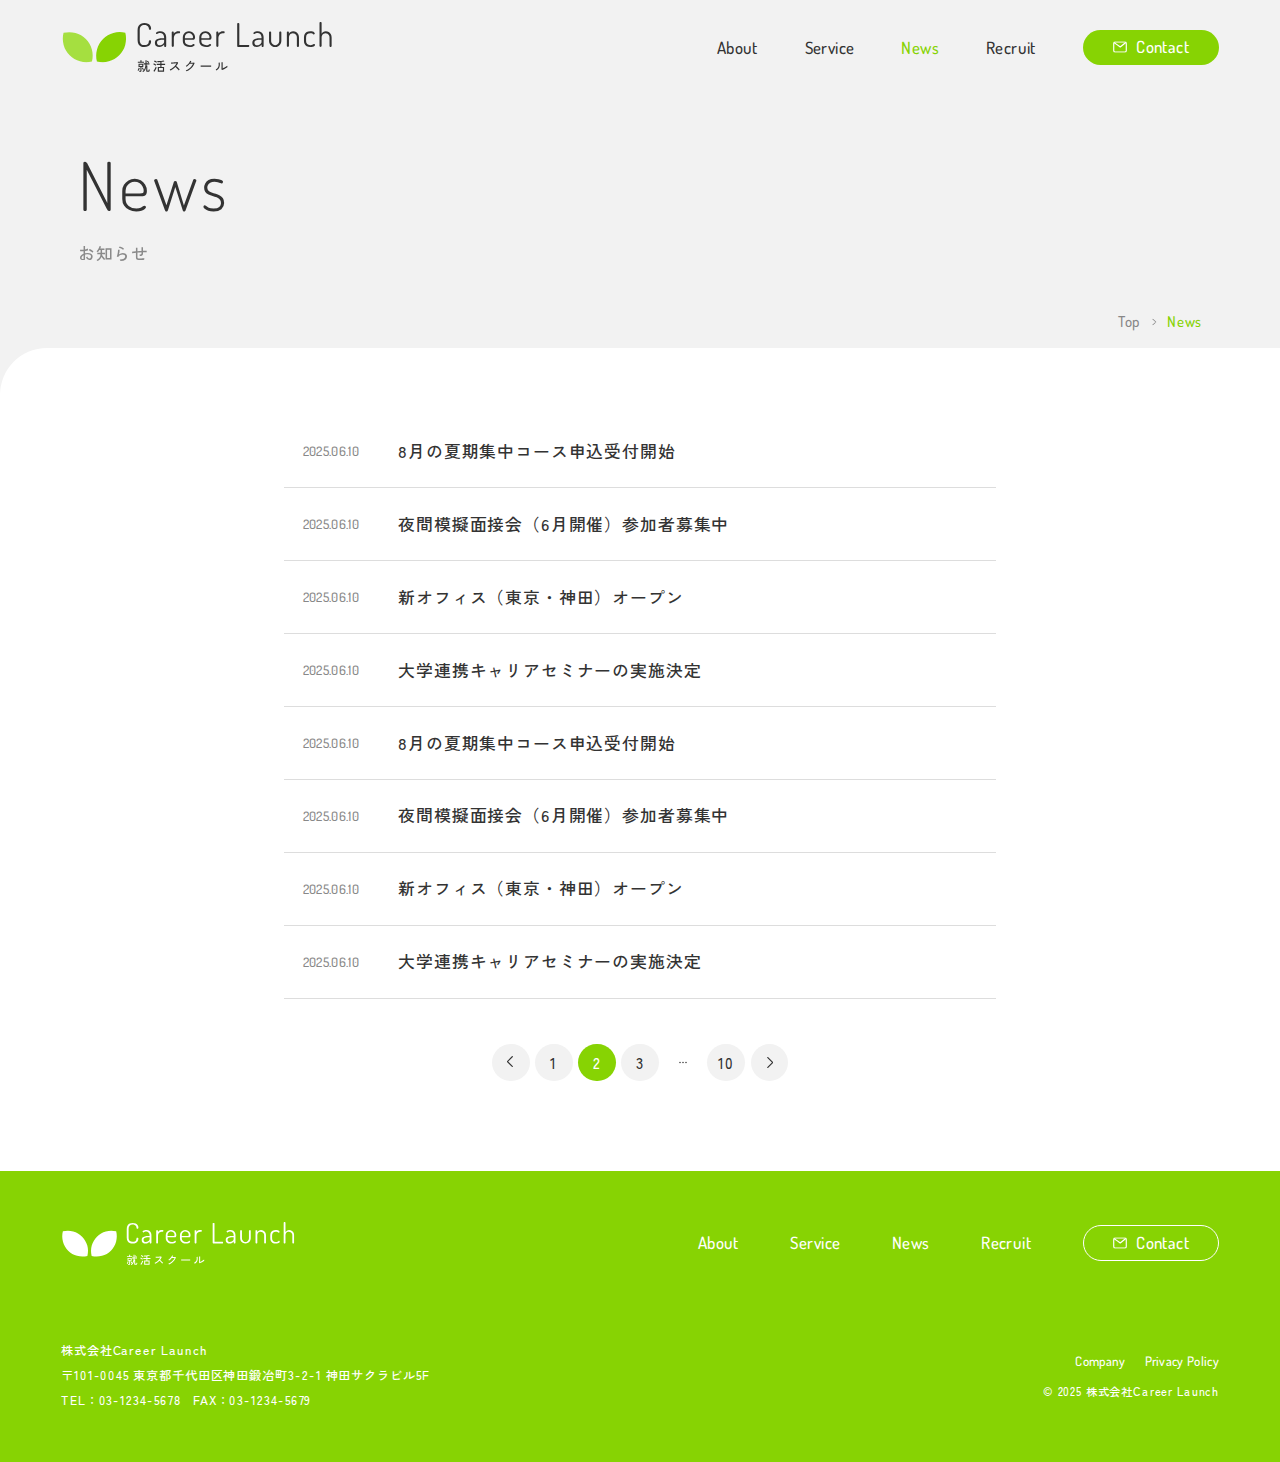
<file: news.html>
<!DOCTYPE html>
<html lang="ja">
  <head>
    <meta charset="utf-8" />
    <meta name="viewport" content="width=device-width,initial-scale=1" />
    <title>News | Career Launch - 就活スクール</title>
    <meta name="description" content="ページの説明" />
    <meta name="format-detection" content="telephone=no, email=no" />

    <!-- favicon/webclipicon -->
    <link rel="icon" href="img/favicon.ico" />
    <link rel="icon" href="img/favicon.svg" type="image/svg+xml" />
    <link rel="apple-touch-icon" href="img/webclip.png" />

    <!-- font -->
    <link rel="preconnect" href="https://fonts.googleapis.com" />
    <link rel="preconnect" href="https://fonts.gstatic.com" crossorigin />
    <link href="https://fonts.googleapis.com/css2?family=Dosis:wght@300;400;500&family=Zen+Kaku+Gothic+New:wght@500&display=swap" rel="stylesheet" />

    <!-- css -->
    <link rel="stylesheet" href="css/style.css" />

    <!-- js -->
    <script src="js/vendor/gsap.min.js" defer></script>
    <script src="js/vendor/ScrollTrigger.min.js" defer></script>
    <script type="module" src="js/main.js"></script>

    <!-- noindex -->
    <meta name="robots" content="noindex" />
  </head>
  <body>
    <header class="l-header js-header">
      <div class="l-header-logo">
        <a href="index.html">
          <img src="img/logo.svg" width="251" height="46" alt="Career Launch" decoding="sync" class="l-header-logo-image" />
        </a>
      </div>

      <button class="l-header-menu-open js-header-menu-open"><span class="u-visually-hidden">メニューを開く</span></button>

      <dialog class="l-header-menu js-header-menu" aria-label="メニュー">
        <div class="l-header-menu-inner js-header-menu-background">
          <button class="l-header-menu-close js-header-menu-close"><span class="u-visually-hidden">メニューを閉じる</span></button>
          <nav class="l-header-nav" aria-label="グローバルナビゲーション">
            <ul class="l-header-list l-header-list--page">
              <li class="l-header-item l-header-item--top">
                <a href="index.html" class="l-header-item-link">
                  <span class="l-header-item-en">Top</span>
                  <span class="l-header-item-jp">トップ</span>
                </a>
              </li>
              <li class="l-header-item">
                <a href="about.html" class="l-header-item-link">
                  <span class="l-header-item-en">About</span>
                  <span class="l-header-item-jp">私たちについて</span>
                </a>
              </li>
              <li class="l-header-item">
                <a href="service.html" class="l-header-item-link">
                  <span class="l-header-item-en">Service</span>
                  <span class="l-header-item-jp">サービス</span>
                </a>
              </li>
              <li class="l-header-item">
                <a href="news.html" class="l-header-item-link l-header-item-link--current">
                  <span class="l-header-item-en">News</span>
                  <span class="l-header-item-jp">お知らせ</span>
                </a>
              </li>
              <li class="l-header-item">
                <a href="recruit.html" class="l-header-item-link">
                  <span class="l-header-item-en">Recruit</span>
                  <span class="l-header-item-jp">採用情報</span>
                </a>
              </li>
              <li class="l-header-item">
                <a href="contact.html" class="l-header-item-link l-header-item-link--contact">
                  <span class="l-header-item-en">Contact</span>
                  <span class="l-header-item-jp">お問い合わせ</span>
                </a>
              </li>
            </ul>
          </nav>
        </div>
      </dialog>
    </header>

    <main>
      <div class="c-page-kv">
        <div class="l-container">
          <div class="c-page-title">
            <span class="c-page-kv-en js-page-kv-en">News</span>
            <h1 class="c-page-kv-title js-page-kv-title">お知らせ</h1>
          </div>
          <nav class="c-breadcrumb" aria-label="パンくずリスト">
            <ol class="c-breadcrumb-list">
              <li class="c-breadcrumb-item"><a href="../index.html" class="c-breadcrumb-item-link">Top</a></li>
              <li class="c-breadcrumb-item c-breadcrumb-item--current">News</li>
            </ol>
          </nav>
        </div>
        <div class="c-page-kv-outer" aria-hidden="true"></div>
      </div>

      <div class="news-archive js-news-archive l-container-s">
        <article class="c-news-post js-news-archive-post">
          <a href="news.html" class="c-news-post-link c-news-post-link--archive">
            <time class="c-news-post-date" datetime="2025-06-10">2025.06.10</time>
            <h2 class="c-news-post-title">8月の夏期集中コース申込受付開始</h2>
          </a>
        </article>
        <article class="c-news-post js-news-archive-post">
          <a href="news.html" class="c-news-post-link c-news-post-link--archive">
            <time class="c-news-post-date" datetime="2025-06-10">2025.06.10</time>
            <h2 class="c-news-post-title">夜間模擬面接会（6月開催）参加者募集中</h2>
          </a>
        </article>
        <article class="c-news-post js-news-archive-post">
          <a href="news.html" class="c-news-post-link c-news-post-link--archive">
            <time class="c-news-post-date" datetime="2025-06-10">2025.06.10</time>
            <h2 class="c-news-post-title">新オフィス（東京・神田）オープン</h2>
          </a>
        </article>
        <article class="c-news-post js-news-archive-post">
          <a href="news.html" class="c-news-post-link c-news-post-link--archive">
            <time class="c-news-post-date" datetime="2025-06-10">2025.06.10</time>
            <h2 class="c-news-post-title">大学連携キャリアセミナーの実施決定</h2>
          </a>
        </article>
        <article class="c-news-post js-news-archive-post">
          <a href="news.html" class="c-news-post-link c-news-post-link--archive">
            <time class="c-news-post-date" datetime="2025-06-10">2025.06.10</time>
            <h2 class="c-news-post-title">8月の夏期集中コース申込受付開始</h2>
          </a>
        </article>
        <article class="c-news-post js-news-archive-post">
          <a href="news.html" class="c-news-post-link c-news-post-link--archive">
            <time class="c-news-post-date" datetime="2025-06-10">2025.06.10</time>
            <h2 class="c-news-post-title">夜間模擬面接会（6月開催）参加者募集中</h2>
          </a>
        </article>
        <article class="c-news-post js-news-archive-post">
          <a href="news.html" class="c-news-post-link c-news-post-link--archive">
            <time class="c-news-post-date" datetime="2025-06-10">2025.06.10</time>
            <h2 class="c-news-post-title">新オフィス（東京・神田）オープン</h2>
          </a>
        </article>
        <article class="c-news-post js-news-archive-post">
          <a href="news.html" class="c-news-post-link c-news-post-link--archive">
            <time class="c-news-post-date" datetime="2025-06-10">2025.06.10</time>
            <h2 class="c-news-post-title">大学連携キャリアセミナーの実施決定</h2>
          </a>
        </article>

        <nav class="c-pagination js-news-archive-pagination">
          <a href="#" class="c-pagination-item c-pagination-item--prev"><span class="u-visually-hidden">前のページ</span></a>
          <a href="#" class="c-pagination-item">1<span class="u-visually-hidden">ページ目</span></a>
          <span class="c-pagination-item is-pagination-active"><span class="u-visually-hidden">現在のページ：</span>2<span class="u-visually-hidden">ページ目</span></span>
          <a href="#" class="c-pagination-item">3<span class="u-visually-hidden">ページ目</span></a>
          <span class="c-pagination-item c-pagination--dots"><span class="u-visually-hidden">間を省略</span></span>
          <a href="#" class="c-pagination-item">10<span class="u-visually-hidden">ページ目</span></a>
          <a href="#" class="c-pagination-item c-pagination-item--next"><span class="u-visually-hidden">次のページ</span></a>
        </nav>
      </div>
    </main>

    <footer class="l-footer">
      <div class="l-footer-logo">
        <a href="index.html">
          <img src="img/logo-white.svg" width="250" height="46" alt="Career Launch" decoding="async" />
        </a>
      </div>

      <div class="l-footer-info">
        <p class="l-footer-company">株式会社Career Launch</p>
        <p class="l-footer-address">〒101-0045 <span class="l-footer-text-unit">東京都千代田区神田鍛冶町3-2-1</span> 神田サクラビル5F</p>
        <p class="l-footer-contact">
          <span class="l-footer-tel">TEL：03-1234-5678</span>
          <span class="l-footer-fax">FAX：03-1234-5679</span>
        </p>
      </div>

      <ul class="l-footer-list">
        <li class="l-footer-item"><a href="about.html" class="l-footer-item-link">About</a></li>
        <li class="l-footer-item"><a href="service.html" class="l-footer-item-link">Service</a></li>
        <li class="l-footer-item"><a href="news.html" class="l-footer-item-link">News</a></li>
        <li class="l-footer-item"><a href="recruit.html" class="l-footer-item-link">Recruit</a></li>
        <li class="l-footer-item"><a href="contact.html" class="l-footer-item-link--contact">Contact</a></li>
      </ul>

      <div class="l-footer-legal">
        <ul class="l-footer-list02">
          <li class="l-footer-item02"><a href="#" class="l-footer-item02-link">Company</a></li>
          <li class="l-footer-item02"><a href="#" class="l-footer-item02-link">Privacy Policy</a></li>
        </ul>

        <small class="l-footer-copyright">© 2025 株式会社Career Launch</small>
      </div>
    </footer>
  </body>
</html>
</file>
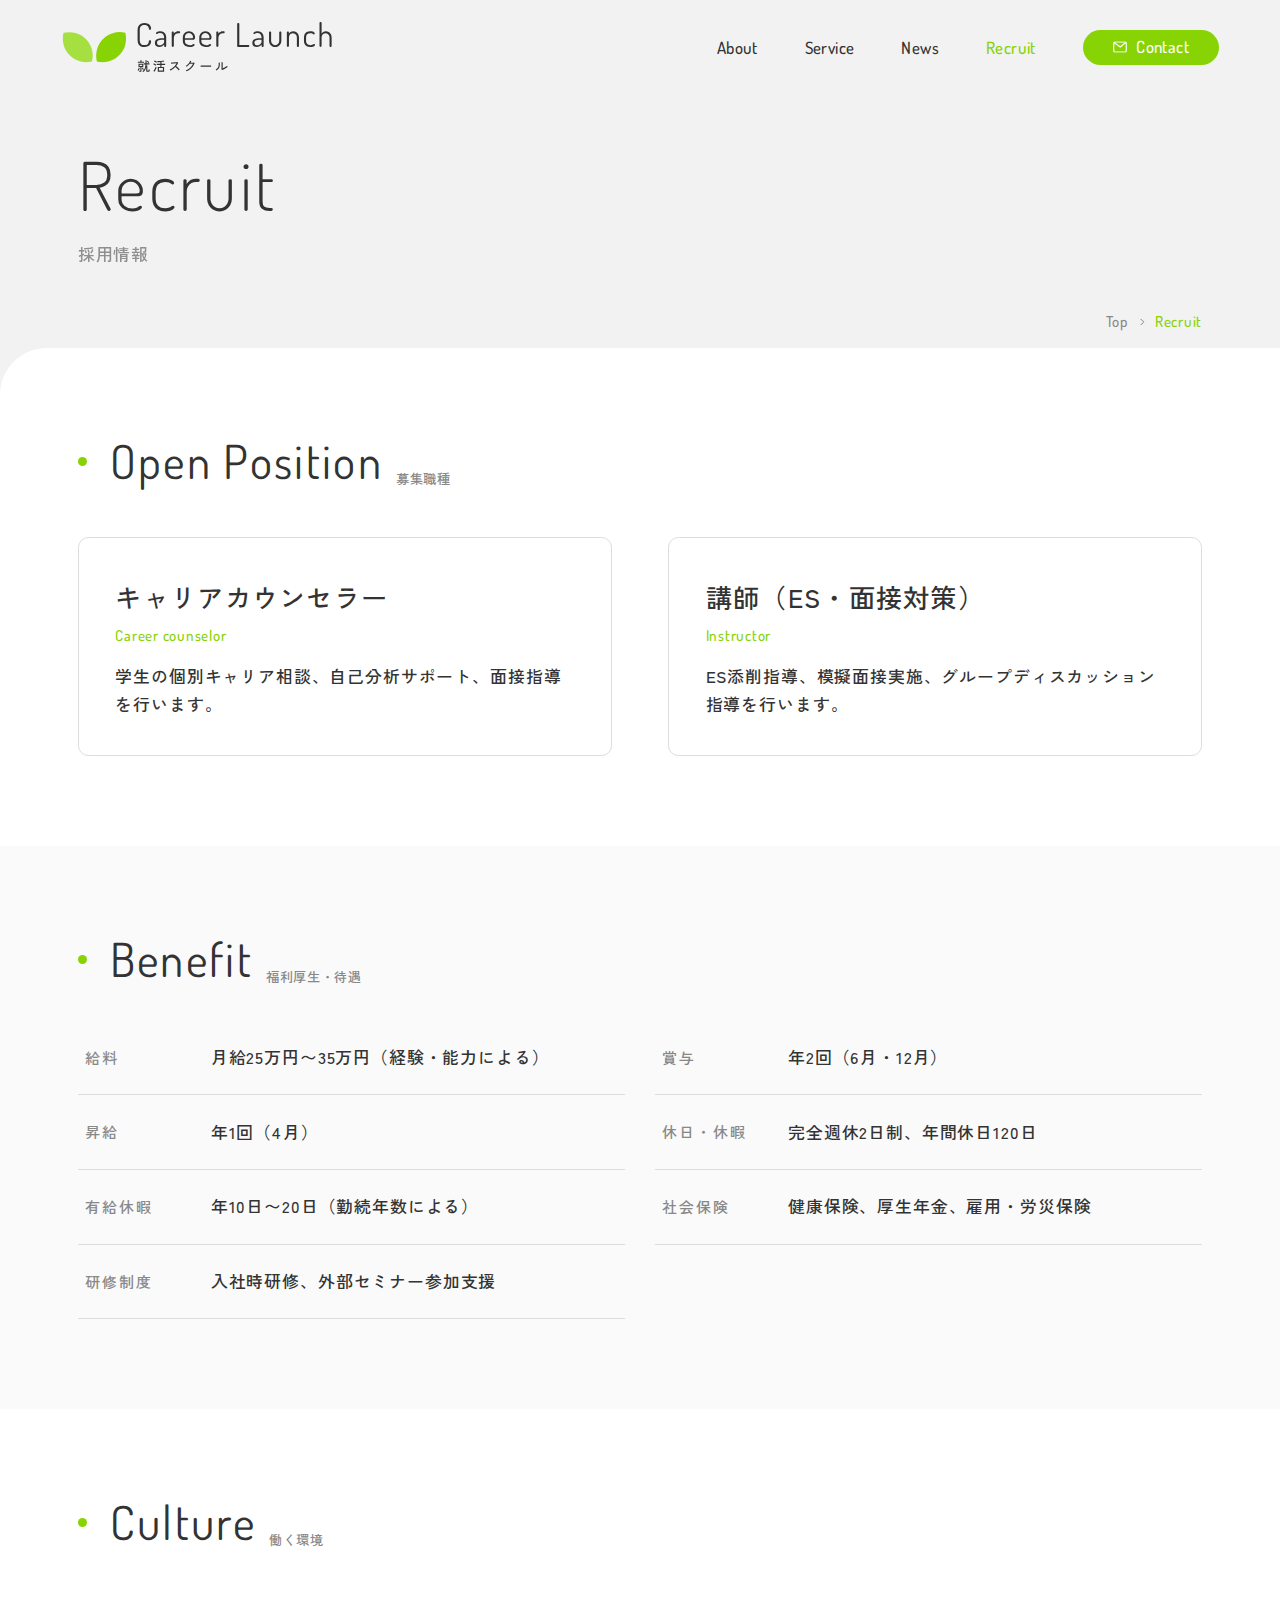
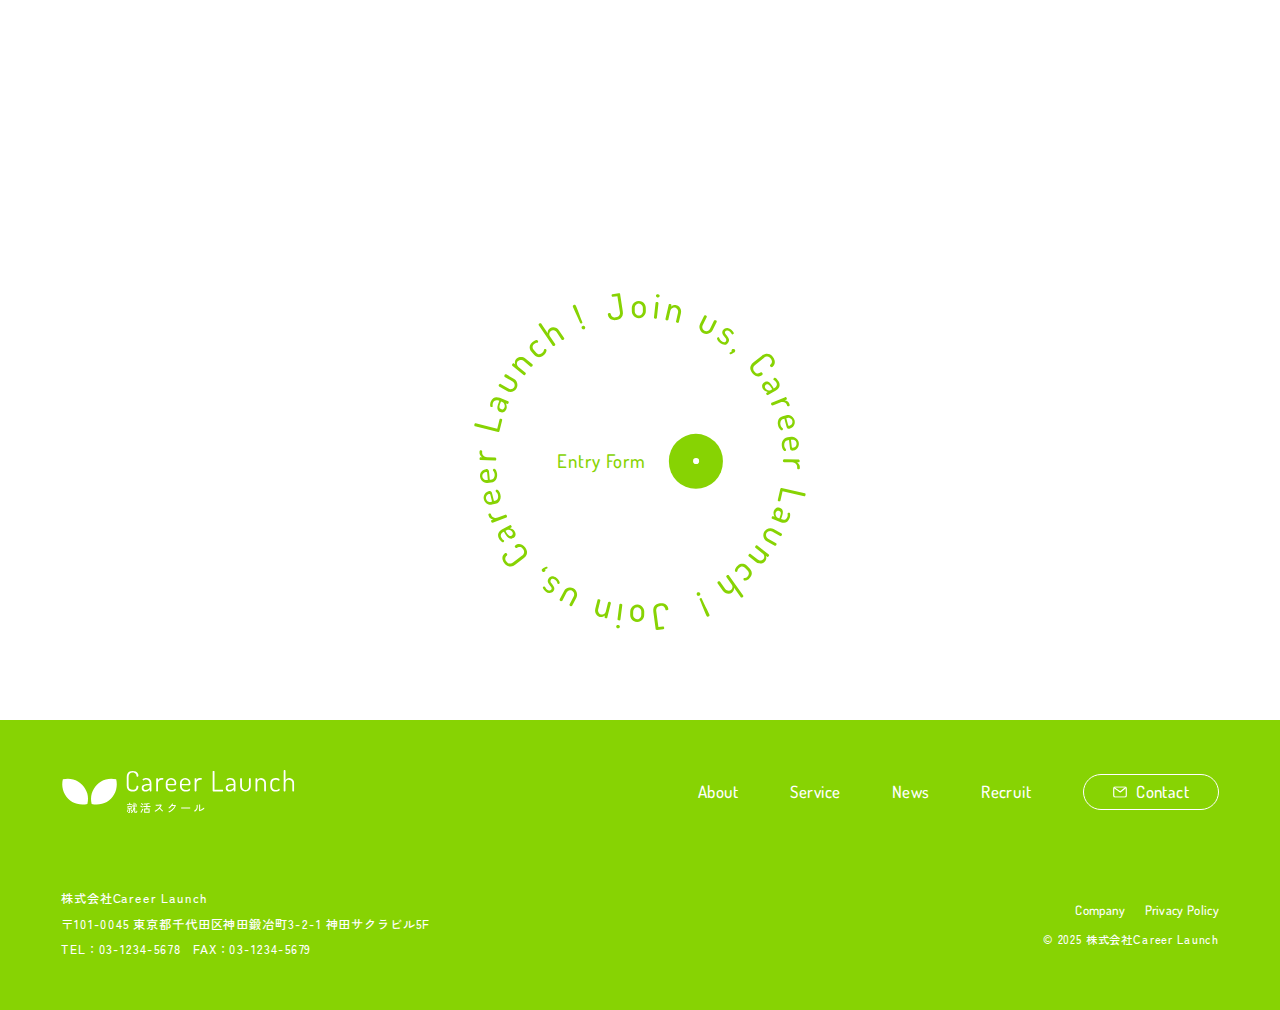
<file: recruit.html>
<!DOCTYPE html>
<html lang="ja">
  <head>
    <meta charset="utf-8" />
    <meta name="viewport" content="width=device-width,initial-scale=1" />
    <title>Recruit | Career Launch - 就活スクール</title>
    <meta name="description" content="ページの説明" />
    <meta name="format-detection" content="telephone=no, email=no" />

    <!-- favicon/webclipicon -->
    <link rel="icon" href="img/favicon.ico" />
    <link rel="icon" href="img/favicon.svg" type="image/svg+xml" />
    <link rel="apple-touch-icon" href="img/webclip.png" />

    <!-- font -->
    <link rel="preconnect" href="https://fonts.googleapis.com" />
    <link rel="preconnect" href="https://fonts.gstatic.com" crossorigin />
    <link href="https://fonts.googleapis.com/css2?family=Dosis:wght@300;400;500&family=Zen+Kaku+Gothic+New:wght@500&display=swap" rel="stylesheet" />

    <!-- css -->
    <link rel="stylesheet" href="css/vendor/splide.min.css" />
    <link rel="stylesheet" href="css/style.css" />

    <!-- js -->
    <script src="js/vendor/splide.min.js" defer></script>
    <script src="js/vendor/splide-extension-auto-scroll.min.js" defer></script>
    <script src="js/vendor/gsap.min.js" defer></script>
    <script src="js/vendor/ScrollTrigger.min.js" defer></script>
    <script type="module" src="js/main.js"></script>

    <!-- noindex -->
    <meta name="robots" content="noindex" />
  </head>
  <body>
    <header class="l-header js-header">
      <div class="l-header-logo">
        <a href="index.html">
          <img src="img/logo.svg" width="251" height="46" alt="Career Launch" decoding="sync" class="l-header-logo-image" />
        </a>
      </div>

      <button class="l-header-menu-open js-header-menu-open"><span class="u-visually-hidden">メニューを開く</span></button>

      <dialog class="l-header-menu js-header-menu" aria-label="メニュー">
        <div class="l-header-menu-inner js-header-menu-background">
          <button class="l-header-menu-close js-header-menu-close"><span class="u-visually-hidden">メニューを閉じる</span></button>
          <nav class="l-header-nav" aria-label="グローバルナビゲーション">
            <ul class="l-header-list l-header-list--page">
              <li class="l-header-item l-header-item--top">
                <a href="index.html" class="l-header-item-link">
                  <span class="l-header-item-en">Top</span>
                  <span class="l-header-item-jp">トップ</span>
                </a>
              </li>
              <li class="l-header-item">
                <a href="about.html" class="l-header-item-link">
                  <span class="l-header-item-en">About</span>
                  <span class="l-header-item-jp">私たちについて</span>
                </a>
              </li>
              <li class="l-header-item">
                <a href="service.html" class="l-header-item-link">
                  <span class="l-header-item-en">Service</span>
                  <span class="l-header-item-jp">サービス</span>
                </a>
              </li>
              <li class="l-header-item">
                <a href="news.html" class="l-header-item-link">
                  <span class="l-header-item-en">News</span>
                  <span class="l-header-item-jp">お知らせ</span>
                </a>
              </li>
              <li class="l-header-item">
                <a href="recruit.html" class="l-header-item-link l-header-item-link--current">
                  <span class="l-header-item-en">Recruit</span>
                  <span class="l-header-item-jp">採用情報</span>
                </a>
              </li>
              <li class="l-header-item">
                <a href="contact.html" class="l-header-item-link l-header-item-link--contact">
                  <span class="l-header-item-en">Contact</span>
                  <span class="l-header-item-jp">お問い合わせ</span>
                </a>
              </li>
            </ul>
          </nav>
        </div>
      </dialog>
    </header>

    <main>
      <div class="c-page-kv">
        <div class="l-container">
          <div class="c-page-title">
            <span class="c-page-kv-en js-page-kv-en">Recruit</span>
            <h1 class="c-page-kv-title js-page-kv-title">採用情報</h1>
          </div>
          <nav class="c-breadcrumb" aria-label="パンくずリスト">
            <ol class="c-breadcrumb-list">
              <li class="c-breadcrumb-item"><a href="../index.html" class="c-breadcrumb-item-link">Top</a></li>
              <li class="c-breadcrumb-item c-breadcrumb-item--current">Recruit</li>
            </ol>
          </nav>
        </div>
        <div class="c-page-kv-outer" aria-hidden="divue"></div>
      </div>

      <section class="recruit-position l-container">
        <div class="c-title">
          <span class="c-title-en">Open Position</span>
          <h2 class="c-title-jp">募集職種</h2>
        </div>
        <ul class="recruit-position-list">
          <li class="recruit-position-item js-recruit-position-item">
            <h3 class="recruit-position-title-jp">キャリアカウンセラー</h3>
            <p class="recruit-position-title-en">Career counselor</p>
            <p class="recruit-position-text">学生の個別キャリア相談、自己分析サポート、面接指導を行います。</p>
          </li>
          <li class="recruit-position-item js-recruit-position-item">
            <h3 class="recruit-position-title-jp">講師（ES・面接対策）</h3>
            <p class="recruit-position-title-en">Instructor</p>
            <p class="recruit-position-text">ES添削指導、模擬面接実施、グループディスカッション指導を行います。</p>
          </li>
        </ul>
      </section>

      <section class="recruit-benefit u-mt">
        <div class="l-container">
          <div class="c-title">
            <span class="c-title-en">Benefit</span>
            <h2 class="c-title-jp">福利厚生・待遇</h2>
          </div>
          <dl class="recruit-benefit-list js-recruit-benefit-list">
            <div class="recruit-benefit-item js-recruit-benefit-item">
              <dt class="recruit-benefit-item-title">給料</dt>
              <dd class="recruit-benefit-item-data">月給25万円〜35万円（経験・能力による）</dd>
            </div>
            <div class="recruit-benefit-item js-recruit-benefit-item">
              <dt class="recruit-benefit-item-title">賞与</dt>
              <dd class="recruit-benefit-item-data">年2回（6月・12月）</dd>
            </div>
            <div class="recruit-benefit-item js-recruit-benefit-item">
              <dt class="recruit-benefit-item-title">昇給</dt>
              <dd class="recruit-benefit-item-data">年1回（4月）</dd>
            </div>
            <div class="recruit-benefit-item js-recruit-benefit-item">
              <dt class="recruit-benefit-item-title">休日・休暇</dt>
              <dd class="recruit-benefit-item-data">完全週休2日制、年間休日120日</dd>
            </div>
            <div class="recruit-benefit-item js-recruit-benefit-item">
              <dt class="recruit-benefit-item-title">有給休暇</dt>
              <dd class="recruit-benefit-item-data">年10日〜20日（勤続年数による）</dd>
            </div>
            <div class="recruit-benefit-item js-recruit-benefit-item">
              <dt class="recruit-benefit-item-title">社会保険</dt>
              <dd class="recruit-benefit-item-data">健康保険、厚生年金、雇用・労災保険</dd>
            </div>
            <div class="recruit-benefit-item js-recruit-benefit-item">
              <dt class="recruit-benefit-item-title">研修制度</dt>
              <dd class="recruit-benefit-item-data">入社時研修、外部セミナー参加支援</dd>
            </div>
          </dl>
        </div>
      </section>

      <section class="recruit-culture u-mt">
        <div class="c-title l-container">
          <span class="c-title-en">Culture</span>
          <h2 class="c-title-jp">働く環境</h2>
        </div>

        <div class="recruit-culture-splide js-recruit-culture-splide splide">
          <div class="splide__track">
            <ul class="recruit-culture-list splide__list">
              <li class="recruit-culture-item splide__slide">
                <div class="recruit-culture-item-image-wrapper">
                  <img src="img/recruit/culture.jpg" width="350" height="234" alt="植物が置かれた清潔感のあるオフィス内観" decoding="async" class="recruit-culture-item-image" />
                </div>
              </li>
              <li class="recruit-culture-item splide__slide">
                <div class="recruit-culture-item-image-wrapper">
                  <img src="img/recruit/culture02.jpg" width="350" height="234" alt="デスクが整然と並ぶオフィスの内観" decoding="async" class="recruit-culture-item-image" />
                </div>
              </li>
              <li class="recruit-culture-item splide__slide">
                <div class="recruit-culture-item-image-wrapper">
                  <img src="img/recruit/culture03.jpg" width="350" height="234" alt="スタッフ数名が笑顔で会議をしている様子" decoding="async" class="recruit-culture-item-image" />
                </div>
              </li>
              <li class="recruit-culture-item splide__slide">
                <div class="recruit-culture-item-image-wrapper">
                  <img src="img/recruit/culture04.jpg" width="350" height="234" alt="ホワイトボードを使って講習会を行う様子" decoding="async" class="recruit-culture-item-image" />
                </div>
              </li>
              <li class="recruit-culture-item splide__slide">
                <div class="recruit-culture-item-image-wrapper">
                  <img src="img/recruit/culture05.jpg" width="350" height="234" alt="カフェスペースでリラックスして打ち合わせをする様子" decoding="async" class="recruit-culture-item-image" />
                </div>
              </li>
            </ul>
          </div>
        </div>
      </section>

      <div class="recruit-entry">
        <div class="c-entry js-entry u-mt">
          <a href="contact.html" class="c-entry-link">
            <div class="c-entry-circle js-entry-circle">
              <img src="img/recruit-button-text.svg" width="355" height="360" alt="Join us, Career Launch !" decoding="async" class="c-entry-circle-img" />
            </div>

            <div class="c-button c-entry-button">
              <span class="c-button-text">Entry Form</span>
              <span class="c-button-icon"></span>
            </div>
          </a>
        </div>
      </div>
    </main>

    <footer class="l-footer">
      <div class="l-footer-logo">
        <a href="index.html">
          <img src="img/logo-white.svg" width="250" height="46" alt="Career Launch" decoding="async" />
        </a>
      </div>

      <div class="l-footer-info">
        <p class="l-footer-company">株式会社Career Launch</p>
        <p class="l-footer-address">〒101-0045 <span class="l-footer-text-unit">東京都千代田区神田鍛冶町3-2-1</span> 神田サクラビル5F</p>
        <p class="l-footer-contact">
          <span class="l-footer-tel">TEL：03-1234-5678</span>
          <span class="l-footer-fax">FAX：03-1234-5679</span>
        </p>
      </div>

      <ul class="l-footer-list">
        <li class="l-footer-item"><a href="about.html" class="l-footer-item-link">About</a></li>
        <li class="l-footer-item"><a href="service.html" class="l-footer-item-link">Service</a></li>
        <li class="l-footer-item"><a href="news.html" class="l-footer-item-link">News</a></li>
        <li class="l-footer-item"><a href="recruit.html" class="l-footer-item-link">Recruit</a></li>
        <li class="l-footer-item"><a href="contact.html" class="l-footer-item-link--contact">Contact</a></li>
      </ul>

      <div class="l-footer-legal">
        <ul class="l-footer-list02">
          <li class="l-footer-item02"><a href="#" class="l-footer-item02-link">Company</a></li>
          <li class="l-footer-item02"><a href="#" class="l-footer-item02-link">Privacy Policy</a></li>
        </ul>

        <small class="l-footer-copyright">© 2025 株式会社Career Launch</small>
      </div>
    </footer>
  </body>
</html>
</file>
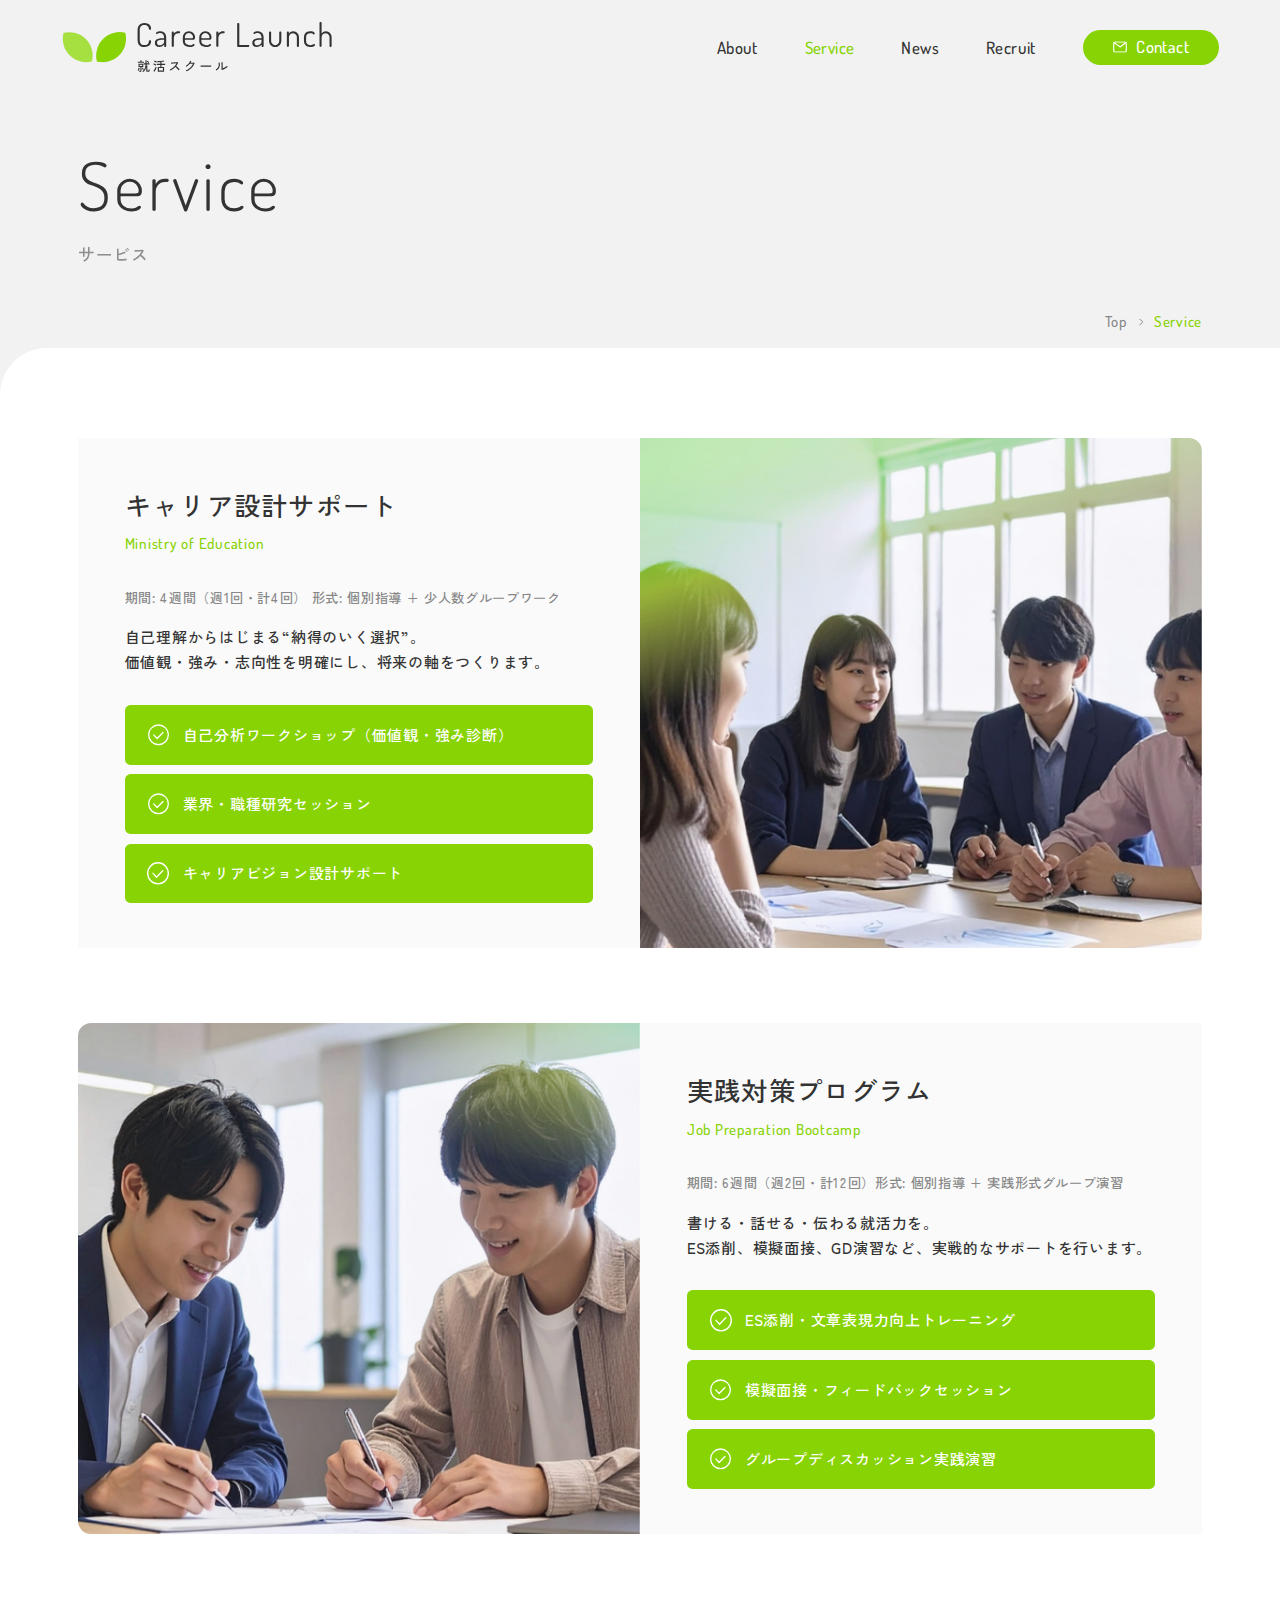
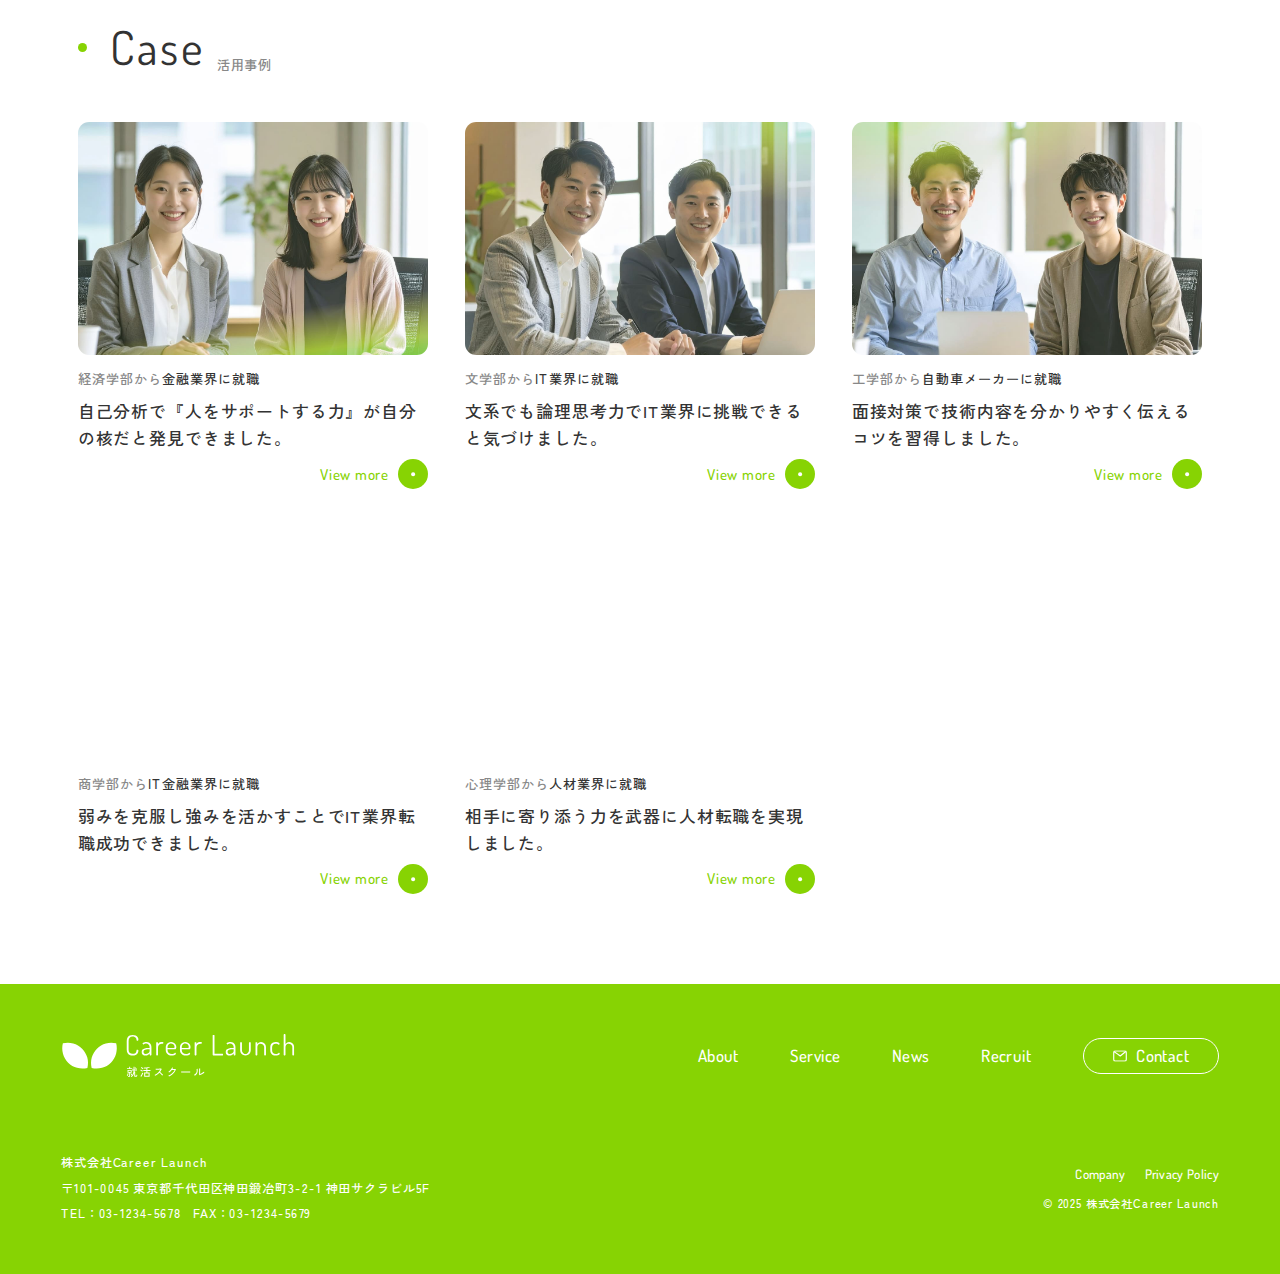
<file: service.html>
<!DOCTYPE html>
<html lang="ja">
  <head>
    <meta charset="utf-8" />
    <meta name="viewport" content="width=device-width,initial-scale=1" />
    <title>Service | Career Launch - 就活スクール</title>
    <meta name="description" content="ページの説明" />
    <meta name="format-detection" content="telephone=no, email=no" />

    <!-- favicon/webclipicon -->
    <link rel="icon" href="img/favicon.ico" />
    <link rel="icon" href="img/favicon.svg" type="image/svg+xml" />
    <link rel="apple-touch-icon" href="img/webclip.png" />

    <!-- font -->
    <link rel="preconnect" href="https://fonts.googleapis.com" />
    <link rel="preconnect" href="https://fonts.gstatic.com" crossorigin />
    <link href="https://fonts.googleapis.com/css2?family=Dosis:wght@300;400;500&family=Zen+Kaku+Gothic+New:wght@500&display=swap" rel="stylesheet" />

    <!-- css -->
    <link rel="stylesheet" href="css/style.css" />

    <!-- js -->
    <script src="js/vendor/gsap.min.js" defer></script>
    <script src="js/vendor/ScrollTrigger.min.js" defer></script>
    <script type="module" src="js/main.js"></script>

    <!-- noindex -->
    <meta name="robots" content="noindex" />
  </head>
  <body>
    <header class="l-header js-header">
      <div class="l-header-logo">
        <a href="index.html">
          <img src="img/logo.svg" width="251" height="46" alt="Career Launch" decoding="sync" class="l-header-logo-image" />
        </a>
      </div>

      <button class="l-header-menu-open js-header-menu-open"><span class="u-visually-hidden">メニューを開く</span></button>

      <dialog class="l-header-menu js-header-menu" aria-label="メニュー">
        <div class="l-header-menu-inner js-header-menu-background">
          <button class="l-header-menu-close js-header-menu-close"><span class="u-visually-hidden">メニューを閉じる</span></button>
          <nav class="l-header-nav" aria-label="グローバルナビゲーション">
            <ul class="l-header-list l-header-list--page">
              <li class="l-header-item l-header-item--top">
                <a href="index.html" class="l-header-item-link">
                  <span class="l-header-item-en">Top</span>
                  <span class="l-header-item-jp">トップ</span>
                </a>
              </li>
              <li class="l-header-item">
                <a href="about.html" class="l-header-item-link">
                  <span class="l-header-item-en">About</span>
                  <span class="l-header-item-jp">私たちについて</span>
                </a>
              </li>
              <li class="l-header-item">
                <a href="service.html" class="l-header-item-link l-header-item-link--current">
                  <span class="l-header-item-en">Service</span>
                  <span class="l-header-item-jp">サービス</span>
                </a>
              </li>
              <li class="l-header-item">
                <a href="news.html" class="l-header-item-link">
                  <span class="l-header-item-en">News</span>
                  <span class="l-header-item-jp">お知らせ</span>
                </a>
              </li>
              <li class="l-header-item">
                <a href="recruit.html" class="l-header-item-link">
                  <span class="l-header-item-en">Recruit</span>
                  <span class="l-header-item-jp">採用情報</span>
                </a>
              </li>
              <li class="l-header-item">
                <a href="contact.html" class="l-header-item-link l-header-item-link--contact">
                  <span class="l-header-item-en">Contact</span>
                  <span class="l-header-item-jp">お問い合わせ</span>
                </a>
              </li>
            </ul>
          </nav>
        </div>
      </dialog>
    </header>

    <main>
      <div class="c-page-kv">
        <div class="l-container">
          <div class="c-page-title">
            <span class="c-page-kv-en js-page-kv-en">Service</span>
            <h1 class="c-page-kv-title js-page-kv-title">サービス</h1>
          </div>
          <nav class="c-breadcrumb" aria-label="パンくずリスト">
            <ol class="c-breadcrumb-list">
              <li class="c-breadcrumb-item"><a href="../index.html" class="c-breadcrumb-item-link">Top</a></li>
              <li class="c-breadcrumb-item c-breadcrumb-item--current">Service</li>
            </ol>
          </nav>
        </div>
        <div class="c-page-kv-outer" aria-hidden="true"></div>
      </div>

      <div class="service-detail l-container">
        <section class="service-detail-item js-service-detail-item" id="service">
          <picture class="service-detail-item-img js-service-detail-item-img">
            <source media="(max-width: 899px)" srcset="img/service/service-sp.jpg" />
            <img src="img/service/service.jpg" width="600" height="545" alt="キャリア設計サポートの様子" decoding="async" />
          </picture>
          <div class="service-detail-item-content js-service-detail-item-content">
            <h2 class="service-detail-item-title">キャリア設計サポート</h2>
            <p class="service-detail-item-sub">Ministry of Education</p>
            <p class="service-detail-item-info">期間: 4週間（週1回・計4回） 形式: 個別指導 + 少人数グループワーク</p>
            <p class="service-detail-item-text">自己理解からはじまる“納得のいく選択”。<span class="service-detail-item-text-unit-pc">価値観・強み・志向性を明確にし、将来の軸をつくります。</span></p>
            <ul class="service-detail-item-list">
              <li class="service-detail-item-item">
                <span class="service-detail-item-label">自己分析ワークショップ<span class="service-detail-item-label-unit">（価値観・強み診断）</span></span>
              </li>
              <li class="service-detail-item-item">業界・職種研究セッション</li>
              <li class="service-detail-item-item">キャリアビジョン設計サポート</li>
            </ul>
          </div>
        </section>

        <section class="service-detail-item js-service-detail-item" id="service02">
          <picture class="service-detail-item-img js-service-detail-item-img">
            <source media="(max-width: 899px)" srcset="img/service/service02-sp.jpg" />
            <img src="img/service/service02.jpg" width="600" height="545" alt="実践対策プログラムの様子" decoding="async" />
          </picture>
          <div class="service-detail-item-content js-service-detail-item-content">
            <h2 class="service-detail-item-title">実践対策プログラム</h2>
            <p class="service-detail-item-sub">Job Preparation Bootcamp</p>
            <p class="service-detail-item-info">期間: 6週間（週2回・計12回）形式: 個別指導 + 実践形式グループ演習</p>
            <p class="service-detail-item-text">書ける・話せる・伝わる就活力を。<span class="service-detail-item-text-unit">ES添削、模擬面接、GD演習など、実戦的なサポートを行います。</span></p>
            <ul class="service-detail-item-list">
              <li class="service-detail-item-item">ES添削・文章表現力向上トレーニング</li>
              <li class="service-detail-item-item">模擬面接・フィードバックセッション</li>
              <li class="service-detail-item-item">グループディスカッション実践演習</li>
            </ul>
          </div>
        </section>
      </div>

      <section class="service-case u-mt l-container">
        <div class="c-title">
          <span class="c-title-en">Case</span>
          <h2 class="c-title-jp">活用事例</h2>
        </div>
        <div class="service-case-list js-service-case-list">
          <article class="service-case-item js-service-case-item">
            <a href="#" class="service-case-item-link">
              <div class="service-case-item-image">
                <img src="img/service/case.jpg" width="374" height="249" alt="金融業界に内定した卒業生のインタビューの様子" decoding="async" />
              </div>
              <div class="service-case-item-content">
                <p class="service-case-attribute"><span class="case-item-attribute-accent">経済学部から</span>金融業界に就職</p>
                <h3 class="service-case-title">自己分析で『人をサポートする力』が自分の核だと発見できました。</h3>
                <div class="service-case-button c-button">
                  <span class="c-button-text service-case-button-text">View more</span>
                  <span class="c-button-icon service-case-button-icon"></span>
                </div>
              </div>
            </a>
          </article>
          <article class="service-case-item js-service-case-item">
            <a href="#" class="service-case-item-link">
              <div class="service-case-item-image">
                <img src="img/service/case02.jpg" width="374" height="249" alt="IT業界に内定した卒業生のインタビューの様子" decoding="async" />
              </div>
              <div class="service-case-item-content">
                <p class="service-case-attribute"><span class="case-item-attribute-accent">文学部から</span>IT業界に就職</p>
                <h3 class="service-case-title">文系でも論理思考力でIT業界に挑戦できると気づけました。</h3>
                <div class="service-case-button c-button">
                  <span class="c-button-text service-case-button-text">View more</span>
                  <span class="c-button-icon service-case-button-icon"></span>
                </div>
              </div>
            </a>
          </article>
          <article class="service-case-item js-service-case-item">
            <a href="#" class="service-case-item-link">
              <div class="service-case-item-image">
                <img src="img/service/case03.jpg" width="374" height="249" alt="自動車メーカーに内定した卒業生のインタビューの様子" decoding="async" />
              </div>
              <div class="service-case-item-content">
                <p class="service-case-attribute"><span class="case-item-attribute-accent">工学部から</span>自動車メーカーに就職</p>
                <h3 class="service-case-title">面接対策で技術内容を分かりやすく伝えるコツを習得しました。</h3>
                <div class="service-case-button c-button">
                  <span class="c-button-text service-case-button-text">View more</span>
                  <span class="c-button-icon service-case-button-icon"></span>
                </div>
              </div>
            </a>
          </article>
          <article class="service-case-item js-service-case-item">
            <a href="#" class="service-case-item-link">
              <div class="service-case-item-image">
                <img src="img/service/case04.jpg" width="374" height="249" alt="IT金融業界に内定した卒業生のインタビューの様子" decoding="async" />
              </div>
              <div class="service-case-item-content">
                <p class="service-case-attribute"><span class="case-item-attribute-accent">商学部から</span>IT金融業界に就職</p>
                <h3 class="service-case-title">弱みを克服し強みを活かすことでIT業界転職成功できました。</h3>
                <div class="service-case-button c-button">
                  <span class="c-button-text service-case-button-text">View more</span>
                  <span class="c-button-icon service-case-button-icon"></span>
                </div>
              </div>
            </a>
          </article>
          <article class="service-case-item js-service-case-item">
            <a href="#" class="service-case-item-link">
              <div class="service-case-item-image">
                <img src="img/service/case05.jpg" width="374" height="249" alt="人材業界に内定した卒業生のインタビューの様子" decoding="async" />
              </div>
              <div class="service-case-item-content">
                <p class="service-case-attribute"><span class="case-item-attribute-accent">心理学部から</span>人材業界に就職</p>
                <h3 class="service-case-title">相手に寄り添う力を武器に人材転職を実現しました。</h3>
                <div class="service-case-button c-button">
                  <span class="c-button-text service-case-button-text">View more</span>
                  <span class="c-button-icon service-case-button-icon"></span>
                </div>
              </div>
            </a>
          </article>
        </div>
      </section>
    </main>

    <footer class="l-footer">
      <div class="l-footer-logo">
        <a href="index.html">
          <img src="img/logo-white.svg" width="250" height="46" alt="Career Launch" decoding="async" />
        </a>
      </div>

      <div class="l-footer-info">
        <p class="l-footer-company">株式会社Career Launch</p>
        <p class="l-footer-address">〒101-0045 <span class="l-footer-text-unit">東京都千代田区神田鍛冶町3-2-1</span> 神田サクラビル5F</p>
        <p class="l-footer-contact">
          <span class="l-footer-tel">TEL：03-1234-5678</span>
          <span class="l-footer-fax">FAX：03-1234-5679</span>
        </p>
      </div>

      <ul class="l-footer-list">
        <li class="l-footer-item"><a href="about.html" class="l-footer-item-link">About</a></li>
        <li class="l-footer-item"><a href="service.html" class="l-footer-item-link">Service</a></li>
        <li class="l-footer-item"><a href="news.html" class="l-footer-item-link">News</a></li>
        <li class="l-footer-item"><a href="recruit.html" class="l-footer-item-link">Recruit</a></li>
        <li class="l-footer-item"><a href="contact.html" class="l-footer-item-link--contact">Contact</a></li>
      </ul>

      <div class="l-footer-legal">
        <ul class="l-footer-list02">
          <li class="l-footer-item02"><a href="#" class="l-footer-item02-link">Company</a></li>
          <li class="l-footer-item02"><a href="#" class="l-footer-item02-link">Privacy Policy</a></li>
        </ul>

        <small class="l-footer-copyright">© 2025 株式会社Career Launch</small>
      </div>
    </footer>
  </body>
</html>
</file>
<file: css/style.css>
@charset "UTF-8";
/*!
global > color
------------------------------
*/
:root {
  --color-primary: #87d303;
  --color-primary-hover: #76b202;
  --color-primary02: #a5df40;
  --color-bg-extra-light: #fafafa;
  --color-bg-light: #f2f2f2;
  --color-border: #dddddd;
  --color-font-base: #333333;
  --color-font-light: #888888;
  --color-white: #ffffff;
  --color-black: #000000;
  --color-red: #e95757;
  --color-button-shadow-hover: 0 2px 4px rgba(0, 0, 0, 0.2);
  --color-button-shadow-active: 0 4px 8px rgba(0, 0, 0, 0.15);
}

/*!
global > font
------------------------------
*/
:root {
  --font-family-base: "Zen Kaku Gothic New", sans-serif;
  --font-family-en: "Dosis", sans-serif;
}

/*!
global > z-index
------------------------------
*/
:root {
  --z-index-header: 30;
  --z-index-default: 1;
  --z-index-negative: -1;
}

/*!
foundation > reset
------------------------------
*/
html {
  color: #000;
  background: #fff;
}

body,
div,
dl,
dt,
dd,
ul,
ol,
li,
h1,
h2,
h3,
h4,
h5,
h6,
pre,
code,
form,
fieldset,
legend,
input,
textarea,
p,
blockquote,
th,
td {
  margin: 0;
  padding: 0;
}

table {
  border-collapse: collapse;
  border-spacing: 0;
  width: 100%;
}

fieldset,
img {
  border: 0;
}

address,
caption,
cite,
code,
dfn,
em,
strong,
th,
var {
  font-style: normal;
  font-weight: inherit;
}

ol,
ul {
  list-style: none;
}

caption,
th {
  text-align: left;
}

h1,
h2,
h3,
h4,
h5,
h6 {
  font-size: 100%;
  font-weight: inherit;
}

q:before,
q:after {
  content: "";
}

abbr,
acronym {
  border: 0;
  font-variant: normal;
}

input,
textarea,
select,
button {
  color: inherit;
  font-family: inherit;
  font-size: inherit;
  font-weight: inherit;
  line-height: inherit;
  font-size: 100%;
  border-radius: 0;
  border: none;
  -moz-appearance: none;
       appearance: none;
  -webkit-appearance: none;
  background-color: inherit;
}

textarea {
  resize: vertical;
  display: block;
}

select {
  cursor: pointer;
}

button {
  padding: 0;
  cursor: pointer;
}

legend {
  color: inherit;
}

tbody {
  -webkit-text-size-adjust: 100%;
}

main {
  display: block;
}

a {
  text-decoration: none;
  color: inherit;
}

img,
svg {
  width: 100%;
  height: auto;
  display: block;
}

dialog {
  max-width: 100%;
  max-height: 100%;
  padding: 0;
  color: inherit;
  border: none;
  margin: 0;
  padding: 0;
}

summary {
  display: block;
}

summary::-webkit-details-marker {
  display: none;
}

iframe {
  vertical-align: bottom;
}

* {
  -webkit-font-smoothing: antialiased;
  -moz-osx-font-smoothing: grayscale;
  box-sizing: border-box;
}

*::before,
*::after {
  box-sizing: border-box;
}

/*!
foundation > base
------------------------------
*/
:root {
  --base-vw: 375;
}
@media screen and (min-width: 900px) {
  :root {
    --base-vw: 1366;
  }
}

html {
  font-size: calc(100vw / var(--base-vw));
  scroll-behavior: smooth;
}

body {
  line-height: 1.7;
  font-size: 16rem;
  letter-spacing: 0.05em;
  font-family: var(--font-family-base);
  color: var(--color-font-base);
  font-weight: 500;
}
@media screen and (min-width: 900px) {
  body {
    font-size: 18rem;
  }
}

/*!
utility > utility
------------------------------
*/
/* 非表示 */
.u-visually-hidden {
  position: absolute !important;
  white-space: nowrap !important;
  width: 1px !important;
  height: 1px !important;
  overflow: hidden !important;
  border: 0 !important;
  padding: 0 !important;
  clip: rect(0 0 0 0) !important;
  -webkit-clip-path: inset(50%) !important;
          clip-path: inset(50%) !important;
  margin: -1px !important;
}

.u-mt {
  margin-top: 64rem !important;
}
@media screen and (min-width: 900px) {
  .u-mt {
    margin-top: 96rem !important;
  }
}

/*!
component > button
------------------------------
*/
.c-button {
  display: inline-flex;
  align-items: center;
  gap: 14rem;
}
@media screen and (min-width: 900px) {
  .c-button {
    gap: 24rem;
  }
}
@media (any-hover: hover) {
  .c-button:hover .c-button-text {
    color: var(--color-primary-hover);
  }
  .c-button:hover .c-button-icon {
    background-color: var(--color-primary-hover);
    transform: scale(1.1);
  }
}

.c-button-text {
  color: var(--color-primary);
  font-family: var(--font-family-en);
  font-size: 18rem;
  line-height: 1;
  letter-spacing: 0.05em;
  transition: color 0.3s ease;
}
@media screen and (min-width: 900px) {
  .c-button-text {
    font-size: 20rem;
  }
}

.c-button-icon {
  display: block;
  width: 47rem;
  height: 47rem;
  background-color: var(--color-primary);
  border-radius: 50%;
  position: relative;
  transition: background-color 0.3s ease, transform 0.3s ease;
}
@media screen and (min-width: 900px) {
  .c-button-icon {
    width: 58rem;
    height: 58rem;
  }
}
.c-button-icon::after {
  content: "";
  position: absolute;
  top: 50%;
  left: 50%;
  transform: translate(-50%, -50%);
  width: 5rem;
  height: 5rem;
  border-radius: 50%;
  background-color: var(--color-white);
}
@media screen and (min-width: 900px) {
  .c-button-icon::after {
    width: 6rem;
    height: 6rem;
  }
}

.c-button-submit {
  background-color: var(--color-primary);
  color: var(--color-white);
  font-size: 18rem;
  line-height: 1;
  letter-spacing: 0.05em;
  padding: 14rem 40rem;
  border-radius: 100vh;
  display: inline-block;
  transition: all 0.3s ease;
}
@media (any-hover: hover) {
  .c-button-submit:hover {
    background-color: var(--color-primary-hover);
    transform: translateY(-2rem);
    box-shadow: var(--color-button-shadow-hover);
    color: var(--color-white);
  }
}

/*!
component > entry-button
------------------------------
*/
.c-entry {
  position: relative;
  width: 290rem;
  height: 296rem;
}
@media screen and (min-width: 900px) {
  .c-entry {
    width: 355rem;
    height: 360rem;
  }
}

@media (any-hover: hover) {
  .c-entry-link:hover .c-button-text {
    color: var(--color-primary-hover);
  }
  .c-entry-link:hover .c-button-icon {
    background-color: var(--color-primary-hover);
  }
}

.c-entry-button {
  position: absolute;
  top: 50%;
  left: 50%;
  transform: translate(-50%, -50%);
  display: flex;
  align-items: center;
  white-space: nowrap;
}

/*!
component > title
------------------------------
*/
.c-title {
  display: flex;
  flex-direction: column;
  gap: 14rem;
}
@media screen and (min-width: 900px) {
  .c-title {
    flex-direction: row;
    align-items: flex-end;
  }
}

.c-title-en {
  display: flex;
  align-items: center;
  gap: 18rem;
  font-family: var(--font-family-en);
  font-weight: 400;
  font-size: 40rem;
  line-height: 1;
  letter-spacing: 0.05em;
}
.c-title-en::before {
  content: "";
  display: block;
  width: 10rem;
  height: 10rem;
  border-radius: 50%;
  background-color: var(--color-primary);
}
@media screen and (min-width: 900px) {
  .c-title-en {
    gap: 24rem;
    font-size: 50rem;
  }
}

.c-title-en--small {
  gap: 10rem;
  font-size: 16rem;
  letter-spacing: 0.075em;
}
.c-title-en--small::before {
  width: 6rem;
  height: 6rem;
}
@media screen and (min-width: 900px) {
  .c-title-en--small {
    gap: 14rem;
    font-size: 20rem;
  }
}

.c-title-en--white::before {
  background-color: var(--color-white);
}

.c-title-jp {
  font-size: 14rem;
  line-height: 1;
  letter-spacing: 0.05em;
  margin-left: 28rem;
  color: var(--color-font-light);
}
@media screen and (min-width: 900px) {
  .c-title-jp {
    margin-left: 0;
  }
}

.c-title-jp--white {
  color: var(--color-white);
}

/*!
component > page-kv
------------------------------
*/
.c-page-kv {
  background-color: var(--color-bg-light);
  padding: 142rem 0 84rem;
  position: relative;
}
@media screen and (min-width: 900px) {
  .c-page-kv {
    padding: 161rem 0 116rem;
  }
}

.c-page-kv-en {
  font-family: var(--font-family-en);
  font-weight: 300;
  font-size: 55rem;
  line-height: 1;
  letter-spacing: 0.05em;
  display: inline-block;
}
@media screen and (min-width: 900px) {
  .c-page-kv-en {
    font-size: 72rem;
  }
}

.c-page-kv-title {
  color: var(--color-font-light);
  line-height: 1;
  margin-top: 22rem;
}
@media screen and (min-width: 900px) {
  .c-page-kv-title {
    font-size: 18rem;
    margin-top: 28rem;
  }
}

.c-page-kv-outer {
  position: absolute;
  width: 100%;
  height: 64rem;
  bottom: 0;
  left: 0;
  background-color: var(--color-white);
  border-radius: 30rem 0 0 0;
}
@media screen and (min-width: 900px) {
  .c-page-kv-outer {
    height: 96rem;
    border-radius: 50rem 0 0 0;
  }
}

/*!
component > news-item
------------------------------
*/
.c-news-post {
  border-bottom: 1rem solid var(--color-border);
}
.c-news-post:first-child .c-news-post-link--archive {
  padding-top: 0;
}

.c-news-post-link {
  padding: 16rem 10rem;
  display: grid;
  grid-template-columns: 1fr;
  gap: 4rem 16rem;
  transition: color 0.3s, transform 0.3s;
}
@media screen and (min-width: 900px) {
  .c-news-post-link {
    padding: 24rem 20rem;
    grid-template-columns: 62rem 1fr;
    gap: 40rem;
    align-items: center;
  }
}
@media (any-hover: hover) {
  .c-news-post-link:hover {
    color: var(--color-primary);
    transform: translateX(8rem);
  }
  .c-news-post-link:hover .c-news-post-date {
    color: var(--color-primary);
  }
}

.c-news-post-date {
  color: var(--color-font-light);
  font-family: var(--font-family-en);
  font-size: 13rem;
  letter-spacing: 0.025em;
  transition: color 0.3s;
}
@media screen and (min-width: 900px) {
  .c-news-post-date {
    font-size: 14rem;
  }
}

.c-news-post-title {
  line-height: 1.6;
}

/*!
component > pagination
------------------------------
*/
.c-pagination {
  display: flex;
  justify-content: center;
  margin-top: 48rem;
  gap: 6rem;
  font-size: 16rem;
  line-height: 1;
  letter-spacing: 0.05em;
}

.c-pagination-item {
  width: 40rem;
  height: 40rem;
  border-radius: 100vh;
  display: grid;
  place-items: center;
  background-color: var(--color-bg-light);
  transition: background-color 0.3s ease, color 0.3s ease;
}
@media screen and (min-width: 900px) {
  .c-pagination-item {
    width: 40rem;
    height: 40rem;
  }
}
@media (any-hover: hover) {
  .c-pagination-item:hover {
    color: var(--color-white);
    background-color: var(--color-primary);
  }
}

.c-pagination-item--prev::before,
.c-pagination-item--next::before {
  content: "";
  display: block;
  width: 15rem;
  height: 15rem;
  background-color: currentColor;
  -webkit-mask-repeat: no-repeat;
          mask-repeat: no-repeat;
  -webkit-mask-size: contain;
          mask-size: contain;
  -webkit-mask-position: center;
          mask-position: center;
}

.c-pagination-item--prev::before {
  -webkit-mask-image: url("../img/icon-arrow.svg");
          mask-image: url("../img/icon-arrow.svg");
  transform: rotate(180deg);
}

.c-pagination-item--next::before {
  -webkit-mask-image: url("../img/icon-arrow.svg");
          mask-image: url("../img/icon-arrow.svg");
}

.is-pagination-active {
  color: var(--color-white);
  background-color: var(--color-primary);
}

.c-pagination--dots {
  background-color: transparent;
  pointer-events: none;
}
.c-pagination--dots::before {
  content: "";
  display: block;
  width: 10rem;
  height: 3rem;
  background-color: currentColor;
  -webkit-mask-image: url("../img/icon-dots-small.svg");
          mask-image: url("../img/icon-dots-small.svg");
  -webkit-mask-repeat: no-repeat;
          mask-repeat: no-repeat;
  -webkit-mask-size: contain;
          mask-size: contain;
  -webkit-mask-position: center;
          mask-position: center;
}

/*!
component > breadcrumb
------------------------------
*/
.c-breadcrumb {
  margin-top: 32rem;
  width: 100%;
}
@media screen and (min-width: 900px) {
  .c-breadcrumb {
    margin-top: 56rem;
  }
}

.c-breadcrumb-list {
  display: flex;
  align-items: center;
  justify-content: flex-end;
  flex-wrap: wrap;
  gap: 10rem;
}

.c-breadcrumb-item {
  color: var(--color-font-light);
  font-family: var(--font-family-en);
  font-size: 14rem;
  line-height: 1;
  letter-spacing: 0.05em;
  display: flex;
  align-items: center;
  gap: 10rem;
  transition: 0.3s;
}
.c-breadcrumb-item::after {
  content: "";
  display: block;
  background-image: url("../img/icon-arrow.svg");
  background-size: contain;
  background-repeat: no-repeat;
  background-position: center;
  width: 9rem;
  height: 9rem;
}
@media screen and (min-width: 900px) {
  .c-breadcrumb-item {
    font-size: 16rem;
  }
}

@media (any-hover: hover) {
  .c-breadcrumb-item-link:hover {
    opacity: 0.7;
  }
}

.c-breadcrumb-item--current {
  color: var(--color-primary);
}
.c-breadcrumb-item--current::after {
  display: none;
}

/*!
component > form
------------------------------
*/
.c-form-required {
  display: inline-block;
  font-size: 13rem;
  letter-spacing: 0.05em;
  color: var(--color-white);
  background-color: var(--color-red);
  padding: 2rem 8rem;
  border-radius: 7rem;
}

.c-form-text {
  background-color: var(--color-bg-extra-light);
  padding: 12rem 8rem;
  outline: none;
  width: 100%;
  border-radius: 8rem;
  letter-spacing: 0.05em;
}

.c-form-text::-moz-placeholder {
  color: var(--color-font-light);
}

.c-form-text::placeholder {
  color: var(--color-font-light);
}

.c-form-text:focus:focus {
  box-shadow: 0 0 0 1px var(--color-primary) inset;
}

.c-form-text--textarea {
  min-height: 200rem;
  field-sizing: content;
}

/*!
layout > container
------------------------------
*/
.l-container-s {
  padding-inline: 20rem;
}
@media screen and (min-width: 900px) {
  .l-container-s {
    padding-inline: 303rem;
  }
}

.l-container {
  padding-inline: 20rem;
}
@media screen and (min-width: 900px) {
  .l-container {
    padding-inline: 83rem;
  }
}

/*!
layout > header
------------------------------
*/
.l-header {
  display: flex;
  justify-content: space-between;
  align-items: center;
  padding: 20rem 12rem;
  position: absolute;
  top: 0;
  left: 0;
  width: 100%;
  z-index: var(--z-index-header);
}
@media screen and (min-width: 900px) {
  .l-header {
    align-items: center;
    padding: 24rem 65rem;
  }
}

.l-header-logo-image {
  width: 240rem;
  height: 44rem;
}
@media screen and (min-width: 900px) {
  .l-header-logo-image {
    width: 290rem;
    height: 53rem;
  }
}

.l-header-menu::-webkit-backdrop {
  background-color: var(--color-black);
  opacity: 0;
  -webkit-transition: opacity 0.3s ease-out;
  transition: opacity 0.3s ease-out;
}

.l-header-menu::backdrop {
  background-color: var(--color-black);
  opacity: 0;
  transition: opacity 0.3s ease-out;
}
.l-header-menu.is-active::-webkit-backdrop {
  opacity: 0.3;
}
.l-header-menu.is-active::backdrop {
  opacity: 0.3;
}

.l-header-menu-open {
  background-color: var(--color-primary);
  width: 50rem;
  height: 50rem;
  border-radius: 50%;
  display: grid;
  place-items: center;
  -webkit-tap-highlight-color: transparent;
}
.l-header-menu-open::before {
  content: "";
  display: inline-block;
  width: 24rem;
  height: 4rem;
  background-image: url("../img/icon-dots.svg");
  background-size: contain;
  background-repeat: no-repeat;
  background-position: center;
}
.l-header-menu-open:focus {
  outline: none;
}
@media screen and (min-width: 900px) {
  .l-header-menu-open {
    display: none;
  }
}

@media screen and (min-width: 900px) {
  .l-header-menu {
    display: contents;
  }
}

.l-header-menu-inner {
  position: fixed;
  top: 0;
  right: 0;
  bottom: 0;
  left: auto;
  width: 85%;
  height: 90%;
  max-height: 592rem;
  margin: 0;
  background-color: var(--color-primary);
  padding: 20rem 12rem 40rem 40rem;
  border-bottom-left-radius: 30rem;
  overflow-y: auto;
  -ms-overflow-style: none;
  scrollbar-width: none;
}
.l-header-menu-inner::-webkit-scrollbar {
  display: none;
}
.l-header-menu-inner:focus {
  outline: none;
}
@media screen and (min-width: 900px) {
  .l-header-menu-inner {
    display: contents;
  }
}

.l-header-menu-close {
  margin-left: auto;
  background-color: var(--color-white);
  width: 50rem;
  height: 50rem;
  border-radius: 50%;
  display: grid;
  place-items: center;
  -webkit-tap-highlight-color: transparent;
}
.l-header-menu-close::before {
  content: "";
  display: inline-block;
  width: 19.8rem;
  height: 19.8rem;
  background-image: url("../img/icon-cross.svg");
  background-size: contain;
  background-repeat: no-repeat;
  background-position: center;
}
.l-header-menu-close:focus {
  outline: none;
}
@media screen and (min-width: 900px) {
  .l-header-menu-close {
    display: none;
  }
}

.l-header-list {
  color: var(--color-white);
  display: inline-flex;
  flex-direction: column;
  gap: 16rem;
  transform: translateY(-27rem);
}
@media screen and (min-width: 900px) {
  .l-header-list {
    flex-direction: row;
    align-items: center;
    gap: 50rem;
    transform: translateY(0);
  }
}

@media screen and (min-width: 900px) {
  .l-header-list--page {
    color: var(--color-font-base);
  }
}

@media screen and (min-width: 900px) {
  .l-header-item--top {
    display: none;
  }
}

.l-header-item-link {
  display: inline-flex;
  flex-direction: column;
  background-image: linear-gradient(currentColor, currentColor);
  background-position: 0 100%;
  background-size: 0 1rem;
  background-repeat: no-repeat;
  transition: background-size 0.3s;
}
@media screen and (min-width: 900px) {
  .l-header-item-link {
    flex-direction: row;
  }
}
@media (any-hover: hover) {
  .l-header-item-link:hover {
    background-size: 100% 1rem;
  }
}

@media screen and (min-width: 900px) {
  .l-header-item-link--current {
    color: var(--color-primary);
  }
}

.l-header-item-en {
  font-family: var(--font-family-en);
  font-size: 28rem;
  letter-spacing: 0.025em;
}
@media screen and (min-width: 900px) {
  .l-header-item-en {
    font-size: 18rem;
    line-height: 1;
  }
}

.l-header-item-jp {
  font-size: 14rem;
  letter-spacing: 0.025em;
}
@media screen and (min-width: 900px) {
  .l-header-item-jp {
    display: none;
  }
}

@media screen and (min-width: 900px) {
  .l-header-item-link--contact {
    color: var(--color-white);
    background-color: var(--color-primary);
    padding: 10rem 32rem;
    border-radius: 100vh;
    transition: all 0.3s ease;
    display: inline-flex;
    align-items: center;
  }
  .l-header-item-link--contact:active {
    transform: translateY(0);
    box-shadow: var(--color-button-shadow-active);
  }
  .l-header-item-link--contact::before {
    content: "";
    display: inline-block;
    vertical-align: middle;
    margin-right: 9rem;
    width: 16rem;
    height: 13rem;
    -webkit-mask-image: url("../img/icon-mail.svg");
            mask-image: url("../img/icon-mail.svg");
    -webkit-mask-size: contain;
            mask-size: contain;
    -webkit-mask-repeat: no-repeat;
            mask-repeat: no-repeat;
    -webkit-mask-position: center;
            mask-position: center;
    background-color: var(--color-white);
  }
}
@media screen and (min-width: 900px) and (any-hover: hover) {
  .l-header-item-link--contact:hover {
    background-color: var(--color-primary-hover);
    transform: translateY(-2rem);
    box-shadow: var(--color-button-shadow-hover);
    color: var(--color-white);
    background-size: 0;
  }
}

/*!
layout > footer
------------------------------
*/
.l-footer {
  background-color: var(--color-primary);
  color: var(--color-white);
  padding: 54rem 40rem;
  display: grid;
  grid-template-columns: 1fr;
  gap: 24rem;
}
@media screen and (min-width: 900px) {
  .l-footer {
    grid-template-columns: repeat(2, 1fr);
    gap: 80rem 32rem;
    padding: 54rem 65rem;
  }
}

.l-footer-logo {
  width: 250rem;
  margin-inline: auto;
}
@media screen and (min-width: 900px) {
  .l-footer-logo {
    margin-inline: 0;
  }
}

.l-footer-info {
  font-size: 13rem;
  letter-spacing: 0.075em;
  text-align: center;
  display: flex;
  flex-direction: column;
  gap: 10rem;
}
@media screen and (min-width: 900px) {
  .l-footer-info {
    text-align: left;
    gap: 5rem;
    grid-row: 2/3;
  }
}

.l-footer-text-unit {
  display: block;
}
@media screen and (min-width: 900px) {
  .l-footer-text-unit {
    display: inline;
  }
}

.l-footer-contact {
  display: flex;
  justify-content: center;
  gap: 12rem;
}
@media screen and (min-width: 900px) {
  .l-footer-contact {
    justify-content: flex-start;
  }
}

.l-footer-list {
  display: flex;
  flex-wrap: wrap;
  gap: 16rem 32rem;
  justify-content: center;
}
@media screen and (min-width: 900px) {
  .l-footer-list {
    gap: 55rem;
    justify-content: flex-end;
    align-items: center;
    grid-column: -2/-1;
  }
}

.l-footer-item {
  font-family: var(--font-family-en);
  font-size: 18rem;
  line-height: 1;
  letter-spacing: 0.025em;
}
.l-footer-item:has(.l-footer-item-link--contact) {
  width: 100%;
}
@media screen and (min-width: 900px) {
  .l-footer-item:has(.l-footer-item-link--contact) {
    width: auto;
  }
}

.l-footer-item-link {
  background-image: linear-gradient(currentColor, currentColor);
  background-position: 0 100%;
  background-size: 0 1rem;
  background-repeat: no-repeat;
  transition: background-size 0.3s;
}
@media (any-hover: hover) {
  .l-footer-item-link:hover {
    background-size: 100% 1rem;
  }
}

.l-footer-item-link--contact {
  padding: 9rem 0;
  border: 1rem solid var(--color-white);
  border-radius: 100vh;
  transition: all 0.3s ease;
  display: flex;
  justify-content: center;
  align-items: center;
}
.l-footer-item-link--contact::before {
  content: "";
  vertical-align: middle;
  margin-right: 9rem;
  width: 16rem;
  height: 13rem;
  -webkit-mask-image: url("../img/icon-mail.svg");
          mask-image: url("../img/icon-mail.svg");
  -webkit-mask-size: contain;
          mask-size: contain;
  -webkit-mask-repeat: no-repeat;
          mask-repeat: no-repeat;
  -webkit-mask-position: center;
          mask-position: center;
  background-color: var(--color-white);
  transition: all 0.3s ease;
}
@media screen and (min-width: 900px) {
  .l-footer-item-link--contact {
    padding: 9rem 31rem;
  }
}
@media screen and (min-width: 900px) and (any-hover: hover) {
  .l-footer-item-link--contact:hover {
    background-color: var(--color-white);
    color: var(--color-font-base);
    transform: translateY(-2rem);
    box-shadow: 0 4rem 15rem var(--color-button-shadow-hover);
  }
  .l-footer-item-link--contact:hover::before {
    background-color: var(--color-font-base);
  }
}

@media screen and (min-width: 900px) {
  .l-footer-legal {
    grid-column: -2/-1;
    grid-row: 2/3;
    align-self: center;
  }
}

.l-footer-list02 {
  display: flex;
  gap: 20rem;
  flex-wrap: wrap;
  justify-content: center;
}
@media screen and (min-width: 900px) {
  .l-footer-list02 {
    justify-content: flex-end;
  }
}

.l-footer-item02 {
  font-family: var(--font-family-en);
  font-size: 14rem;
  letter-spacing: 0.025em;
}

.l-footer-item02-link {
  background-image: linear-gradient(currentColor, currentColor);
  background-position: 0 100%;
  background-size: 0 1rem;
  background-repeat: no-repeat;
  transition: background-size 0.3s;
}
@media (any-hover: hover) {
  .l-footer-item02-link:hover {
    background-size: 100% 1rem;
  }
}

.l-footer-copyright {
  display: block;
  text-align: center;
  margin-top: 10rem;
  font-size: 12rem;
  letter-spacing: 0.075em;
}
@media screen and (min-width: 900px) {
  .l-footer-copyright {
    text-align: right;
  }
}

/*!
page > top > top-kv
------------------------------
*/
.top-kv {
  background-image: url(../img/top/top-kv-sp.jpg);
  background-size: cover;
  background-position: center;
  height: 485rem;
  position: relative;
  display: flex;
  align-items: flex-end;
}
@media screen and (min-width: 900px) {
  .top-kv {
    background-image: url(../img/top/top-kv.jpg);
    height: 769rem;
  }
}

.top-kv-text-wrap {
  color: var(--color-white);
  padding-bottom: 47rem;
}
@media screen and (min-width: 900px) {
  .top-kv-text-wrap {
    padding-bottom: 190rem;
  }
}

.top-kv-text {
  font-family: var(--font-family-en);
  font-weight: 400;
  font-size: 43rem;
  line-height: 1.05;
  letter-spacing: 0.025em;
}
@media screen and (min-width: 900px) {
  .top-kv-text {
    font-weight: 300;
    font-size: 101rem;
  }
}

.top-kv-text-unit {
  display: block;
}

.top-kv-text02 {
  font-size: 18rem;
  line-height: 1.5;
  letter-spacing: 0.2em;
  margin-top: 21rem;
}
@media screen and (min-width: 900px) {
  .top-kv-text02 {
    font-size: 22rem;
    line-height: 1.7;
    margin-top: 54rem;
  }
}

.top-kv-scroll-wrapper {
  display: none;
}
@media screen and (min-width: 900px) {
  .top-kv-scroll-wrapper {
    position: absolute;
    right: 0;
    bottom: -1px;
    display: flex;
    align-items: flex-end;
  }
}

.top-kv-scroll {
  display: none;
}
@media screen and (min-width: 900px) {
  .top-kv-scroll {
    background-color: var(--color-white);
    border-radius: 39rem 0 0 0;
    padding: 49rem 22rem 32rem 36rem;
    display: flex;
    align-items: flex-start;
    gap: 6rem;
    outline: 1px solid var(--color-white);
    outline-offset: -0.5px;
  }
}
@media screen and (min-width: 900px) and (any-hover: hover) {
  .top-kv-scroll:hover .top-kv-scroll-line {
    -webkit-animation: line-bounce 0.5s ease infinite alternate;
            animation: line-bounce 0.5s ease infinite alternate;
  }
}

.top-kv-scroll-text {
  display: none;
}
@media screen and (min-width: 900px) {
  .top-kv-scroll-text {
    display: block;
    writing-mode: vertical-rl;
    font-family: var(--font-family-en);
    font-size: 15rem;
    color: var(--color-primary);
    line-height: 1;
    letter-spacing: 0.05em;
  }
}

@media screen and (min-width: 900px) {
  .top-kv-scroll-line {
    background-image: url("../img/top/scroll-hint.svg");
    background-size: contain;
    background-repeat: no-repeat;
    background-position: center;
    width: 4rem;
    height: 90rem;
  }
}

@media screen and (min-width: 900px) {
  .top-kv-scroll-curve {
    background-image: url("../img/top/curve.svg");
    background-size: contain;
    background-repeat: no-repeat;
    width: 46rem;
    height: 46rem;
  }
}

@-webkit-keyframes line-bounce {
  0% {
    transform: translateY(0);
  }
  100% {
    transform: translateY(-5px);
  }
}

@keyframes line-bounce {
  0% {
    transform: translateY(0);
  }
  100% {
    transform: translateY(-5px);
  }
}
/*!
page > top > top-about
------------------------------
*/
.top-about-main {
  padding-inline: 20rem;
}
@media screen and (min-width: 900px) {
  .top-about-main {
    margin-top: 40rem;
    padding-inline: 83rem 0;
  }
}

.top-about-inner {
  display: grid;
  grid-template-columns: 1fr;
  gap: 28rem;
}
@media screen and (min-width: 900px) {
  .top-about-inner {
    grid-template-columns: 1fr 624rem;
    gap: 59rem;
  }
}

.top-about-text {
  font-size: 28rem;
  line-height: 1.6;
  letter-spacing: 0.05em;
  margin-top: 16rem;
}
@media screen and (min-width: 900px) {
  .top-about-text {
    font-size: 34rem;
  }
}

.top-about-text-unit {
  display: block;
}

.top-about-text02 {
  color: var(--color-primary);
  font-family: var(--font-family-en);
  font-size: 15rem;
  margin-top: 8rem;
}
@media screen and (min-width: 900px) {
  .top-about-text02 {
    font-size: 16rem;
  }
}

.top-about-text03 {
  font-size: 16rem;
  line-height: 2.2;
  margin-top: 24rem;
}
@media screen and (min-width: 900px) {
  .top-about-text03 {
    font-size: 18rem;
    margin-top: 32rem;
  }
}

.top-about-image {
  padding-left: 20rem;
}
@media screen and (min-width: 900px) {
  .top-about-image {
    padding-left: 0rem;
  }
}
.top-about-image img {
  aspect-ratio: 355/237;
  -o-object-fit: cover;
     object-fit: cover;
  border-radius: 10rem 0 10rem 0;
  overflow: hidden;
}
@media screen and (min-width: 900px) {
  .top-about-image img {
    aspect-ratio: 624/670;
    border-radius: 20rem 0 20rem 0;
  }
}

.top-about-button {
  display: flex;
  justify-content: flex-end;
  margin-top: 14rem;
}
@media screen and (min-width: 900px) {
  .top-about-button {
    margin-top: 40rem;
  }
}

/*!
page > top > top-service
------------------------------
*/
.top-service {
  position: relative;
  z-index: var(--z-index-default);
  padding-top: 64rem;
  margin-right: 20rem;
}
@media screen and (min-width: 900px) {
  .top-service {
    margin-right: 0;
  }
}
.top-service::before {
  content: "";
  position: absolute;
  inset: 0;
  z-index: var(--z-index-negative);
  background-color: var(--color-primary);
  height: 500rem;
  border-radius: 0 0 30rem 0;
}
@media screen and (min-width: 900px) {
  .top-service::before {
    right: 30rem;
    height: 410rem;
    border-radius: 0 0 50rem 0;
  }
}

.top-service-inner {
  display: grid;
  grid-template-columns: 1fr;
  gap: 40rem;
}
@media screen and (min-width: 900px) {
  .top-service-inner {
    grid-template-columns: 1fr 714rem;
    gap: 65rem;
  }
}

.top-service-header {
  color: var(--color-white);
}

.top-service-text {
  margin-top: 40rem;
  letter-spacing: 0.05em;
}
@media screen and (min-width: 900px) {
  .top-service-text {
    font-size: 16rem;
  }
}

.top-service-list {
  display: grid;
  grid-template-columns: 1fr;
  gap: 40rem;
}
@media screen and (min-width: 900px) {
  .top-service-list {
    grid-template-columns: 1fr 1fr;
  }
}

.top-service-item-link {
  display: flex;
  flex-direction: column;
  gap: 16rem;
  transition: transform 0.3s ease;
}
@media (any-hover: hover) {
  .top-service-item-link:hover .top-service-item-image img {
    transform: scale(1.1);
  }
  .top-service-item-link:hover .top-service-button-text {
    color: var(--color-primary-hover);
  }
  .top-service-item-link:hover .top-service-button-icon {
    background-color: var(--color-primary-hover);
    transform: scale(1.1);
  }
}

.top-service-item-image {
  overflow: hidden;
  border-radius: 10rem;
}
.top-service-item-image img {
  transition: transform 0.6s ease;
}

.top-service-item-title-jp {
  font-size: 22rem;
  letter-spacing: 0.05em;
}

.top-service-item-title-en {
  color: var(--color-primary);
  font-family: var(--font-family-en);
  font-size: 15rem;
  letter-spacing: 0.05em;
  margin-top: 2rem;
  display: block;
}

.top-service-item-text {
  letter-spacing: 0.05em;
}
@media screen and (min-width: 900px) {
  .top-service-item-text {
    font-size: 16rem;
  }
}

.top-service-button {
  display: flex;
  gap: 10rem;
  justify-content: flex-end;
}

.top-service-button-text {
  font-size: 16rem;
}

.top-service-button-icon {
  width: 32rem;
  height: 32rem;
  transition: background-color 0.3s ease, transform 0.3s ease;
}
.top-service-button-icon::after {
  width: 4rem;
  height: 4rem;
}

/*!
page > top > top-recruit
------------------------------
*/
.top-recruit {
  overflow: hidden;
}
@media screen and (min-width: 900px) {
  .top-recruit {
    overflow: visible;
  }
}

.top-recruit-visual {
  position: relative;
  z-index: var(--z-index-negative);
  aspect-ratio: 375/200;
  -o-object-fit: cover;
     object-fit: cover;
}
@media screen and (min-width: 900px) {
  .top-recruit-visual {
    aspect-ratio: 1366/350;
  }
}

.top-recruit-background-text {
  position: absolute;
  bottom: -35rem;
  left: 20rem;
  color: var(--color-primary);
  font-family: var(--font-family-en);
  font-size: 86rem;
  font-weight: 300;
  line-height: 1;
  letter-spacing: 0.025em;
}
@media screen and (min-width: 900px) {
  .top-recruit-background-text {
    font-size: 150rem;
    left: 83rem;
    bottom: -60rem;
  }
}

.top-recruit-content {
  margin-top: 80rem;
  display: grid;
  grid-template-columns: 1fr;
  gap: 64rem;
}
@media screen and (min-width: 900px) {
  .top-recruit-content {
    margin-top: 118rem;
    grid-template-columns: 355rem 600rem;
    gap: 148rem;
    justify-content: end;
  }
}

.top-recruit-entry {
  order: 2;
  margin-inline: auto;
}
@media screen and (min-width: 900px) {
  .top-recruit-entry {
    margin-left: auto;
    margin-right: 0;
    margin-top: 80rem;
    padding-inline: 0;
  }
}

@media screen and (min-width: 900px) {
  .top-recruit-info {
    order: 2;
  }
}

.top-recruit-text {
  font-size: 28rem;
  line-height: 1.6;
  letter-spacing: 0.05em;
  margin-top: 16rem;
}
@media screen and (min-width: 900px) {
  .top-recruit-text {
    font-size: 34rem;
  }
}

.top-recruit-text-unit {
  display: block;
}
@media screen and (min-width: 900px) {
  .top-recruit-text-unit {
    display: inline;
  }
}

.top-recruit-text02 {
  line-height: 2.2;
  margin-top: 24rem;
}
@media screen and (min-width: 900px) {
  .top-recruit-text02 {
    margin-top: 32rem;
  }
}

.top-recruit-text02-unit {
  display: inline;
}
@media screen and (min-width: 900px) {
  .top-recruit-text02-unit {
    display: block;
  }
}

.top-recruit-text03 {
  color: var(--color-primary);
  font-family: var(--font-family-en);
  font-size: 15rem;
  letter-spacing: 0.05em;
  margin-top: 14rem;
}
@media screen and (min-width: 900px) {
  .top-recruit-text03 {
    margin-top: 24rem;
  }
}

/*!
page > top > top-news
------------------------------
*/
.top-news {
  position: relative;
}
.top-news::before {
  content: "";
  position: absolute;
  inset: 0;
  left: 112rem;
  z-index: var(--z-index-negative);
  background-color: var(--color-bg-extra-light);
  border-radius: 50rem 0 0 0;
}
@media screen and (min-width: 900px) {
  .top-news::before {
    left: 286rem;
  }
}

.top-news-inner {
  display: grid;
  grid-template-columns: 1fr;
  padding-block: 40rem 60rem;
}
@media screen and (min-width: 900px) {
  .top-news-inner {
    grid-template-columns: 221rem 1fr;
    grid-template-rows: auto 1fr;
    gap: 80rem 218rem;
    align-items: start;
    padding: 96rem 0;
  }
}

.top-news-button {
  order: 1;
  margin-top: 32rem;
  margin-left: auto;
}
@media screen and (min-width: 900px) {
  .top-news-button {
    margin: 0;
  }
}

.top-news-list {
  margin-top: 48rem;
}
@media screen and (min-width: 900px) {
  .top-news-list {
    grid-column: 2/3;
    grid-row: 1/3;
    margin-top: 0;
  }
}

/*!
page > about > about-philosophy
------------------------------
*/
.about-philosophy-list {
  display: flex;
  flex-direction: column;
  align-items: center;
  gap: 24rem;
  margin-top: 48rem;
}
@media screen and (min-width: 900px) {
  .about-philosophy-list {
    flex-direction: row;
    justify-content: center;
    gap: 40rem;
    margin-top: 64rem;
  }
}

.about-philosophy-item {
  background-color: var(--color-bg-extra-light);
  border-radius: 50%;
  aspect-ratio: 1/1;
  width: 100%;
  max-width: 300rem;
  display: flex;
  flex-direction: column;
  justify-content: center;
  align-items: center;
  gap: 16rem;
  text-align: center;
}
@media screen and (min-width: 900px) {
  .about-philosophy-item {
    max-width: 352rem;
  }
}

.about-philosophy-label {
  font-family: var(--font-family-en);
  color: var(--color-primary);
  font-size: 23rem;
  letter-spacing: 0.025em;
}

.about-philosophy-title {
  font-size: 22rem;
  line-height: 1.6;
  letter-spacing: 0.05em;
}

.about-philosophy-text-unit {
  display: block;
}

.about-philosophy-text {
  color: var(--color-font-light);
  font-size: 14rem;
  line-height: 1.8;
  letter-spacing: 0.05em;
}

/*!
page > about > about-staff
------------------------------
*/
.about-staff {
  position: relative;
  z-index: var(--z-index-default);
  padding-top: 40rem;
  padding-left: 20rem;
}
@media screen and (min-width: 900px) {
  .about-staff {
    padding-top: 54rem;
    padding-left: 0;
  }
}
.about-staff::before {
  content: "";
  position: absolute;
  inset: 0;
  right: 20rem;
  z-index: var(--z-index-negative);
  background-color: var(--color-primary);
  height: 430rem;
  border-radius: 0 0 0 50rem;
}
@media screen and (min-width: 900px) {
  .about-staff::before {
    right: 0;
    left: 40rem;
    height: 390rem;
  }
}

.about-staff-header {
  color: var(--color-white);
  display: flex;
  flex-direction: column;
  gap: 20rem;
  padding: 0 40rem 0 0;
}
@media screen and (min-width: 900px) {
  .about-staff-header {
    flex-direction: row;
    gap: 0;
    justify-content: space-between;
    align-items: flex-end;
    padding: 0 83rem;
  }
}

.about-staff-text {
  font-size: 16rem;
  line-height: 1.7;
  letter-spacing: 0.05em;
}

.about-staff-splide {
  margin-top: 40rem;
}
@media screen and (min-width: 900px) {
  .about-staff-splide {
    margin-top: 64rem;
  }
}

.about-staff-item-image {
  width: 230rem;
  height: 230rem;
  overflow: hidden;
  border-radius: 10rem;
}
@media screen and (min-width: 900px) {
  .about-staff-item-image {
    width: 285rem;
    height: 285rem;
  }
}

.about-staff-item-content {
  margin-top: 16rem;
}

.about-staff-item-post {
  font-size: 14rem;
  line-height: 1.7;
  letter-spacing: 0.05em;
  display: flex;
  align-items: center;
  gap: 10rem;
}
.about-staff-item-post::before {
  content: "";
  width: 8rem;
  height: 8rem;
  background-color: var(--color-primary);
  border-radius: 50%;
}

.about-staff-item-name-group {
  display: flex;
  align-items: baseline;
  gap: 16rem;
}
@media screen and (min-width: 900px) {
  .about-staff-item-name-group {
    align-items: center;
  }
}

.about-staff-item-name {
  font-size: 20rem;
  line-height: 1.7;
  letter-spacing: 0.075em;
}
@media screen and (min-width: 900px) {
  .about-staff-item-name {
    font-size: 24rem;
  }
}

.about-staff-item-en {
  font-family: var(--font-family-en);
  color: var(--color-font-light);
  font-size: 14rem;
  line-height: 1.7;
  letter-spacing: 0.05em;
}
@media screen and (min-width: 900px) {
  .about-staff-item-en {
    font-size: 15rem;
  }
}

/*!
page > about > about-company
------------------------------
*/
.about-company {
  background-color: var(--color-bg-extra-light);
  padding-block: 64rem;
}
@media screen and (min-width: 900px) {
  .about-company {
    padding-block: 96rem;
  }
}

.about-company-wrapper {
  display: grid;
  grid-template-columns: 1fr;
}
@media screen and (min-width: 900px) {
  .about-company-wrapper {
    grid-template-columns: 1fr 549rem;
    gap: 18rem 51rem;
  }
}

.about-company-img {
  margin-top: 40rem;
}
@media screen and (min-width: 900px) {
  .about-company-img {
    margin-top: 0;
    grid-column: 2/3;
    grid-row: 2/3;
  }
}
.about-company-img img {
  border-radius: 10rem;
  overflow: hidden;
}
@media screen and (min-width: 900px) {
  .about-company-img img {
    border-radius: 14rem;
  }
}

@media screen and (min-width: 900px) {
  .about-company-title {
    grid-row: 1/2;
  }
}

.about-company-table {
  margin-top: 16rem;
}
@media screen and (min-width: 900px) {
  .about-company-table {
    grid-row: 2/3;
  }
}

.about-company-table-row {
  display: grid;
  grid-template-columns: 1fr;
  gap: 2rem 0;
  border-bottom: 1rem solid var(--color-border);
  padding: 16rem 8rem;
}
@media screen and (min-width: 900px) {
  .about-company-table-row {
    grid-template-columns: 110rem 1fr;
    align-items: center;
    padding: 24rem 8rem;
  }
}

.about-company-table-header {
  color: var(--color-font-light);
  font-size: 14rem;
  line-height: 1.7;
  letter-spacing: 0.125em;
}
@media screen and (min-width: 900px) {
  .about-company-table-header {
    font-size: 16rem;
  }
}

.about-company-table-tel {
  transition: 0.3s;
}
@media (any-hover: hover) {
  .about-company-table-tel:hover {
    color: var(--color-primary);
  }
}

/*!
page > service > service-detail
------------------------------
*/
.service-detail {
  display: flex;
  flex-direction: column;
  gap: 64rem;
}
@media screen and (min-width: 900px) {
  .service-detail {
    gap: 80rem;
  }
}

.service-detail-item {
  display: grid;
  grid-template-columns: 1fr;
  background-color: var(--color-bg-light);
  border-radius: 10rem;
  padding: 0 0 40rem 0;
  margin-top: 20rem;
  scroll-margin-top: 40rem;
}
@media screen and (min-width: 900px) {
  .service-detail-item {
    background-color: transparent;
    grid-template-columns: repeat(2, 1fr);
    padding: 0;
    margin-top: 0;
  }
  .service-detail-item:nth-child(odd) .service-detail-item-content {
    order: 1;
  }
  .service-detail-item:nth-child(odd) .service-detail-item-img {
    order: 2;
  }
  .service-detail-item:nth-child(odd) .service-detail-item-img img {
    border-radius: 0 14rem 14rem 0;
  }
}

.service-detail-item-img {
  margin-top: -20rem;
  padding: 0 24rem 24rem;
}
@media screen and (min-width: 900px) {
  .service-detail-item-img {
    margin-top: 0;
    padding: 0;
  }
}
.service-detail-item-img img {
  overflow: hidden;
  border-radius: 10rem;
}
@media screen and (min-width: 900px) {
  .service-detail-item-img img {
    border-radius: 14rem 0 0 14rem;
    height: 100%;
    -o-object-fit: cover;
       object-fit: cover;
  }
}

.service-detail-item-content {
  background-color: var(--color-bg-light);
  padding: 0 24rem;
}
@media screen and (min-width: 900px) {
  .service-detail-item-content {
    background-color: var(--color-bg-extra-light);
    padding: 48rem 50rem;
    display: flex;
    flex-direction: column;
    justify-content: center;
  }
}

.service-detail-item-title {
  font-size: 20rem;
  letter-spacing: 0.05em;
}
@media screen and (min-width: 900px) {
  .service-detail-item-title {
    font-size: 28rem;
  }
}

.service-detail-item-sub {
  color: var(--color-primary);
  font-family: var(--font-family-en);
  font-size: 15rem;
  letter-spacing: 0.05em;
  margin-top: 4rem;
}
@media screen and (min-width: 900px) {
  .service-detail-item-sub {
    font-size: 16rem;
  }
}

.service-detail-item-info {
  color: var(--color-font-light);
  font-size: 14rem;
  letter-spacing: 0.05em;
  margin-top: 24rem;
}
@media screen and (min-width: 900px) {
  .service-detail-item-info {
    margin-top: 32rem;
  }
}

.service-detail-item-text {
  margin-top: 16rem;
}
@media screen and (min-width: 900px) {
  .service-detail-item-text {
    font-size: 16rem;
    letter-spacing: 0.05em;
  }
}

.service-detail-item-text-unit-pc {
  display: inline;
}
@media screen and (min-width: 900px) {
  .service-detail-item-text-unit-pc {
    display: block;
  }
}

.service-detail-item-text-unit {
  display: block;
}

.service-detail-item-list {
  margin-top: 24rem;
  display: flex;
  flex-direction: column;
  gap: 10rem;
}
@media screen and (min-width: 900px) {
  .service-detail-item-list {
    margin-top: 32rem;
  }
}

.service-detail-item-item {
  color: var(--color-white);
  font-size: 16rem;
  line-height: 1.5;
  letter-spacing: 0.05em;
  padding: 20rem;
  background-color: var(--color-primary);
  border-radius: 6rem;
  display: flex;
  align-items: center;
}
.service-detail-item-item::before {
  content: "";
  display: inline-block;
  -webkit-mask-image: url("../img/icon-check.svg");
          mask-image: url("../img/icon-check.svg");
  -webkit-mask-size: contain;
          mask-size: contain;
  -webkit-mask-repeat: no-repeat;
          mask-repeat: no-repeat;
  -webkit-mask-position: center;
          mask-position: center;
  background-color: var(--color-white);
  width: 24rem;
  height: 24rem;
  margin-right: 14rem;
  flex-shrink: 0;
}
@media screen and (min-width: 900px) {
  .service-detail-item-item {
    padding: 20rem 24rem;
  }
}

.service-detail-item-label-unit {
  display: block !important;
}
@media screen and (min-width: 900px) {
  .service-detail-item-label-unit {
    display: inline !important;
  }
}

/*!
page > service > service-case
------------------------------
*/
.service-case {
  margin-bottom: 64rem;
}
@media screen and (min-width: 900px) {
  .service-case {
    margin-bottom: 96rem;
  }
}

.service-case-list {
  display: grid;
  grid-template-columns: 1fr;
  gap: 40rem;
  margin-top: 40rem;
}
@media screen and (min-width: 900px) {
  .service-case-list {
    grid-template-columns: repeat(3, 1fr);
    gap: 39rem;
    margin-top: 54rem;
  }
}

.service-case-item-link {
  transition: transform 0.3s ease;
}
@media (any-hover: hover) {
  .service-case-item-link:hover .service-case-item-image img {
    transform: scale(1.1);
  }
  .service-case-item-link:hover .service-case-button-text {
    color: var(--color-primary-hover);
  }
  .service-case-item-link:hover .service-case-button-icon {
    background-color: var(--color-primary-hover);
    transform: scale(1.1);
  }
}

.service-case-item-image {
  overflow: hidden;
  border-radius: 10rem;
}
@media screen and (min-width: 900px) {
  .service-case-item-image {
    border-radius: 12rem;
  }
  .service-case-item-image img {
    transition: transform 0.6s ease;
  }
}

.service-case-item-content {
  margin-top: 14rem;
  display: flex;
  flex-direction: column;
  gap: 8rem;
}

.service-case-attribute {
  font-size: 14rem;
  letter-spacing: 0.075em;
}

.case-item-attribute-accent {
  color: var(--color-font-light);
}

.service-case-title {
  line-height: 1.6;
}

.service-case-button {
  display: flex;
  gap: 10rem;
  justify-content: flex-end;
}

.service-case-button-text {
  font-size: 16rem;
}

.service-case-button-icon {
  width: 32rem;
  height: 32rem;
  transition: background-color 0.3s ease, transform 0.3s ease;
}
.service-case-button-icon::after {
  width: 4rem;
  height: 4rem;
}

/*!
page > news > news-archive
------------------------------
*/
.news-archive {
  margin-bottom: 64rem;
}
@media screen and (min-width: 900px) {
  .news-archive {
    margin-bottom: 96rem;
  }
}

/*!
page > recruit > recruit-position
------------------------------
*/
.recruit-position-list {
  display: flex;
  flex-direction: column;
  gap: 16rem;
  margin-top: 40rem;
}
@media screen and (min-width: 900px) {
  .recruit-position-list {
    flex-direction: row;
    gap: 60rem;
    margin-top: 56rem;
  }
}

.recruit-position-item {
  flex: 1;
  padding: 31rem 19rem;
  border: 1px solid var(--color-border);
  border-radius: 11rem;
}
@media screen and (min-width: 900px) {
  .recruit-position-item {
    padding: 39rem;
  }
}

.recruit-position-title-jp {
  font-size: 20rem;
  letter-spacing: 0.05em;
}
@media screen and (min-width: 900px) {
  .recruit-position-title-jp {
    font-size: 28rem;
  }
}

.recruit-position-title-en {
  color: var(--color-primary);
  font-family: var(--font-family-en);
  font-size: 15rem;
  letter-spacing: 0.05em;
  margin-top: 4rem;
}
@media screen and (min-width: 900px) {
  .recruit-position-title-en {
    font-size: 16rem;
  }
}

.recruit-position-text {
  margin-top: 14rem;
}

/*!
page > recruit > recruit-benefit
------------------------------
*/
.recruit-benefit {
  background-color: var(--color-bg-extra-light);
  padding-block: 64rem;
}
@media screen and (min-width: 900px) {
  .recruit-benefit {
    padding-block: 96rem;
  }
}

.recruit-benefit-list {
  display: grid;
  grid-template-columns: 1fr;
  margin-top: 24rem;
}
@media screen and (min-width: 900px) {
  .recruit-benefit-list {
    margin-top: 40rem;
    display: grid;
    grid-template-columns: repeat(2, 1fr);
    gap: 0 32rem;
  }
}

.recruit-benefit-item {
  display: grid;
  grid-template-columns: 1fr;
  gap: 2rem 0;
  border-bottom: 1rem solid var(--color-border);
  padding: 16rem 8rem;
}
@media screen and (min-width: 900px) {
  .recruit-benefit-item {
    grid-template-columns: 134rem 1fr;
    align-items: center;
    padding: 24rem 8rem;
  }
}

.recruit-benefit-item-title {
  color: var(--color-font-light);
  font-size: 14rem;
  line-height: 1.7;
  letter-spacing: 0.125em;
}
@media screen and (min-width: 900px) {
  .recruit-benefit-item-title {
    font-size: 16rem;
  }
}

.recruit-benefit-item-tel {
  transition: 0.3s;
}
@media (any-hover: hover) {
  .recruit-benefit-item-tel:hover {
    color: var(--color-primary);
  }
}

/*!
page > recruit > recruit-culture
------------------------------
*/
.recruit-culture-splide {
  margin-top: 40rem;
  padding-left: 10rem;
}
@media screen and (min-width: 900px) {
  .recruit-culture-splide {
    padding-left: 0;
  }
}

.recruit-culture-item-image {
  width: 223rem;
  height: 149rem;
  -o-object-fit: cover;
     object-fit: cover;
  overflow: hidden;
  border-radius: 10rem;
}
@media screen and (min-width: 900px) {
  .recruit-culture-item-image {
    width: 350rem;
    height: 234rem;
    border-radius: 12rem;
  }
}

/*!
page > recruit > recruit-entry
------------------------------
*/
.recruit-entry {
  display: flex;
  justify-content: center;
  align-items: center;
  margin-bottom: 64rem;
  overflow: hidden;
}
@media screen and (min-width: 900px) {
  .recruit-entry {
    margin-bottom: 96rem;
    overflow: visible;
  }
}

/*!
page > contact > contact-form
------------------------------
*/
.contact-wrapper {
  margin-bottom: 64rem;
}
@media screen and (min-width: 900px) {
  .contact-wrapper {
    margin-bottom: 96rem;
  }
}

.contact-form {
  display: flex;
  flex-direction: column;
  gap: 24rem;
}
@media screen and (min-width: 900px) {
  .contact-form {
    gap: 32rem;
  }
}

.contact-item {
  display: grid;
  grid-template-columns: 1fr;
  gap: 6rem;
}
@media screen and (min-width: 900px) {
  .contact-item {
    grid-template-columns: 246rem 1fr;
    gap: 20rem;
  }
}

@media screen and (min-width: 900px) {
  .contact-item--contact {
    align-items: start;
  }
}

.contact-label {
  font-size: 16rem;
  letter-spacing: 0.05em;
  display: flex;
  justify-content: space-between;
  align-items: center;
}
@media screen and (min-width: 900px) {
  .contact-label {
    font-size: 18rem;
    justify-content: flex-start;
    gap: 8rem;
  }
}

@media screen and (min-width: 900px) {
  .contact-label--contact {
    translate: 0 12rem;
    align-items: flex-end;
  }
}

.contact-submit-area {
  display: grid;
  place-items: center;
  gap: 16rem;
}

.contact-text {
  font-size: 14rem;
  letter-spacing: 0.05em;
}

.contact-text-link {
  text-decoration: underline;
  text-decoration-thickness: 1rem;
  text-underline-offset: 4rem;
  transition: 0.3s ease;
}
@media (any-hover: hover) {
  .contact-text-link:hover {
    color: var(--color-primary);
  }
}
/*# sourceMappingURL=style.css.map */
</file>
